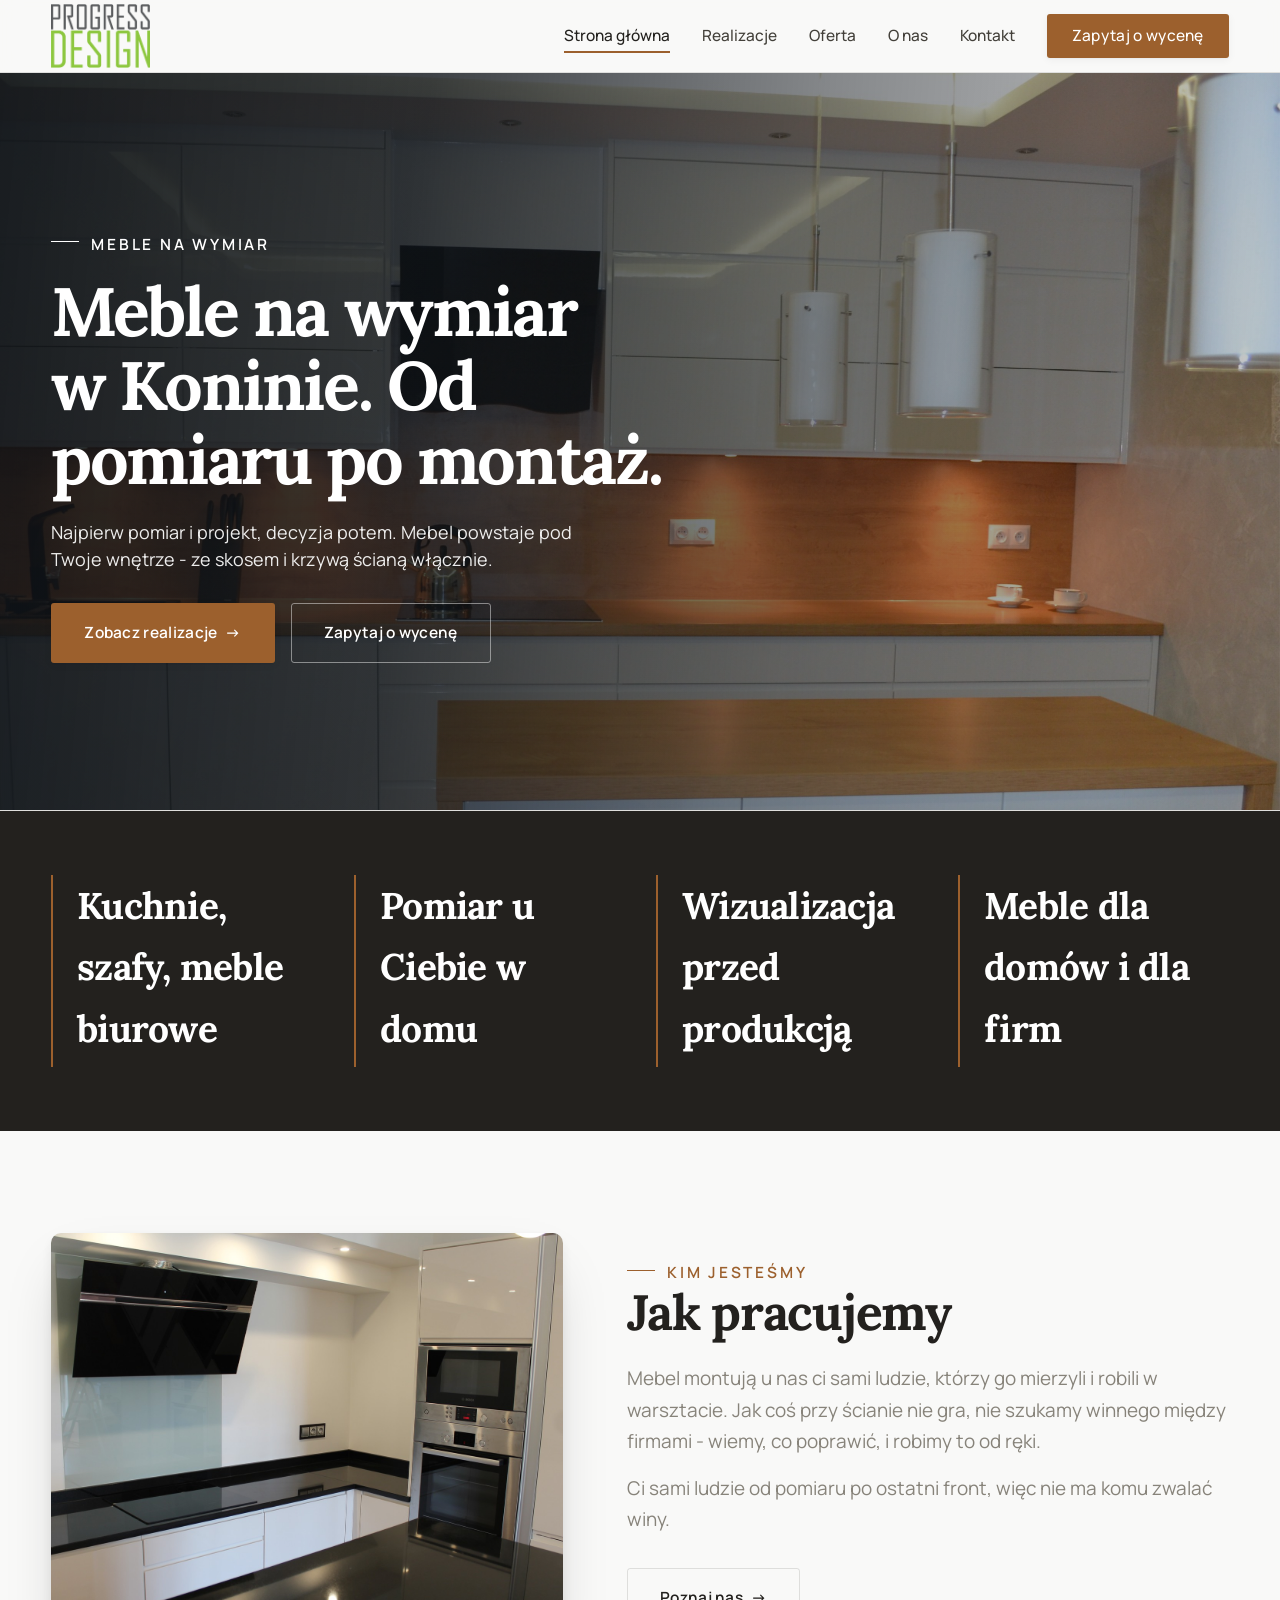
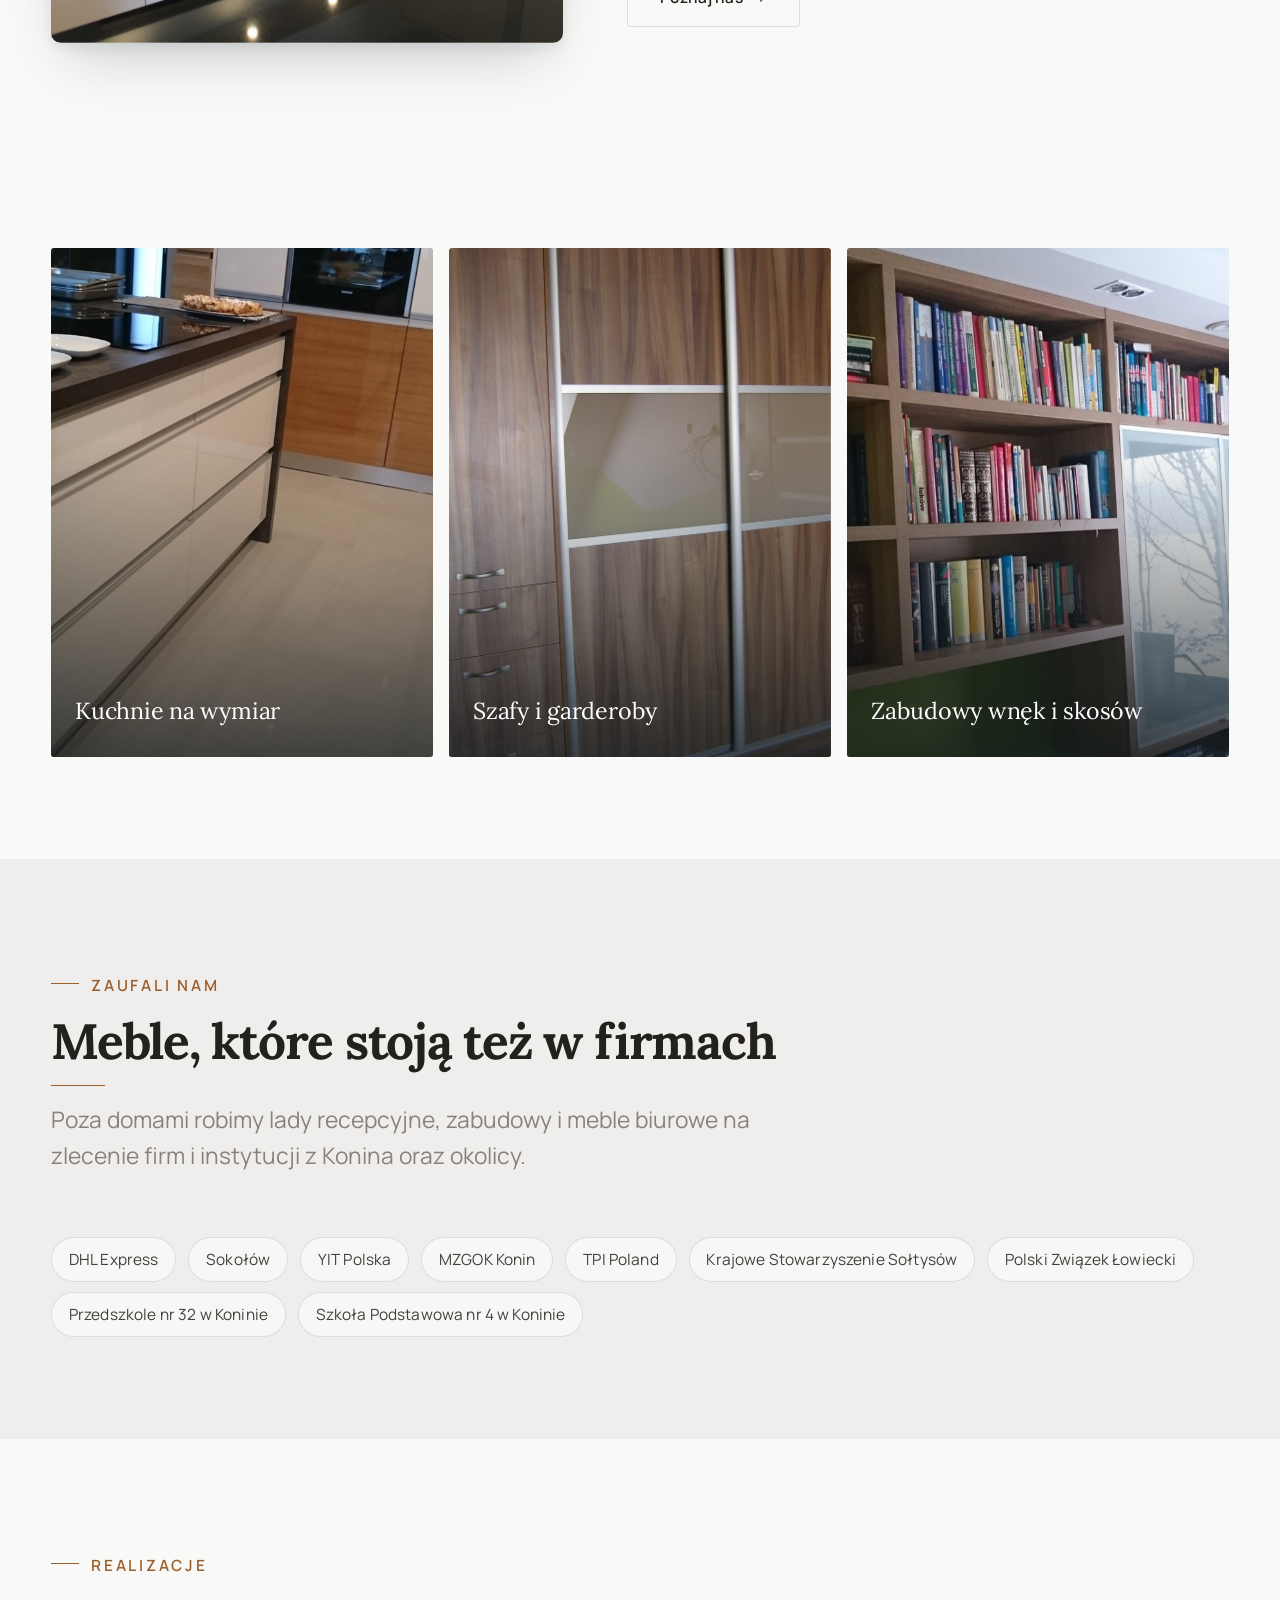
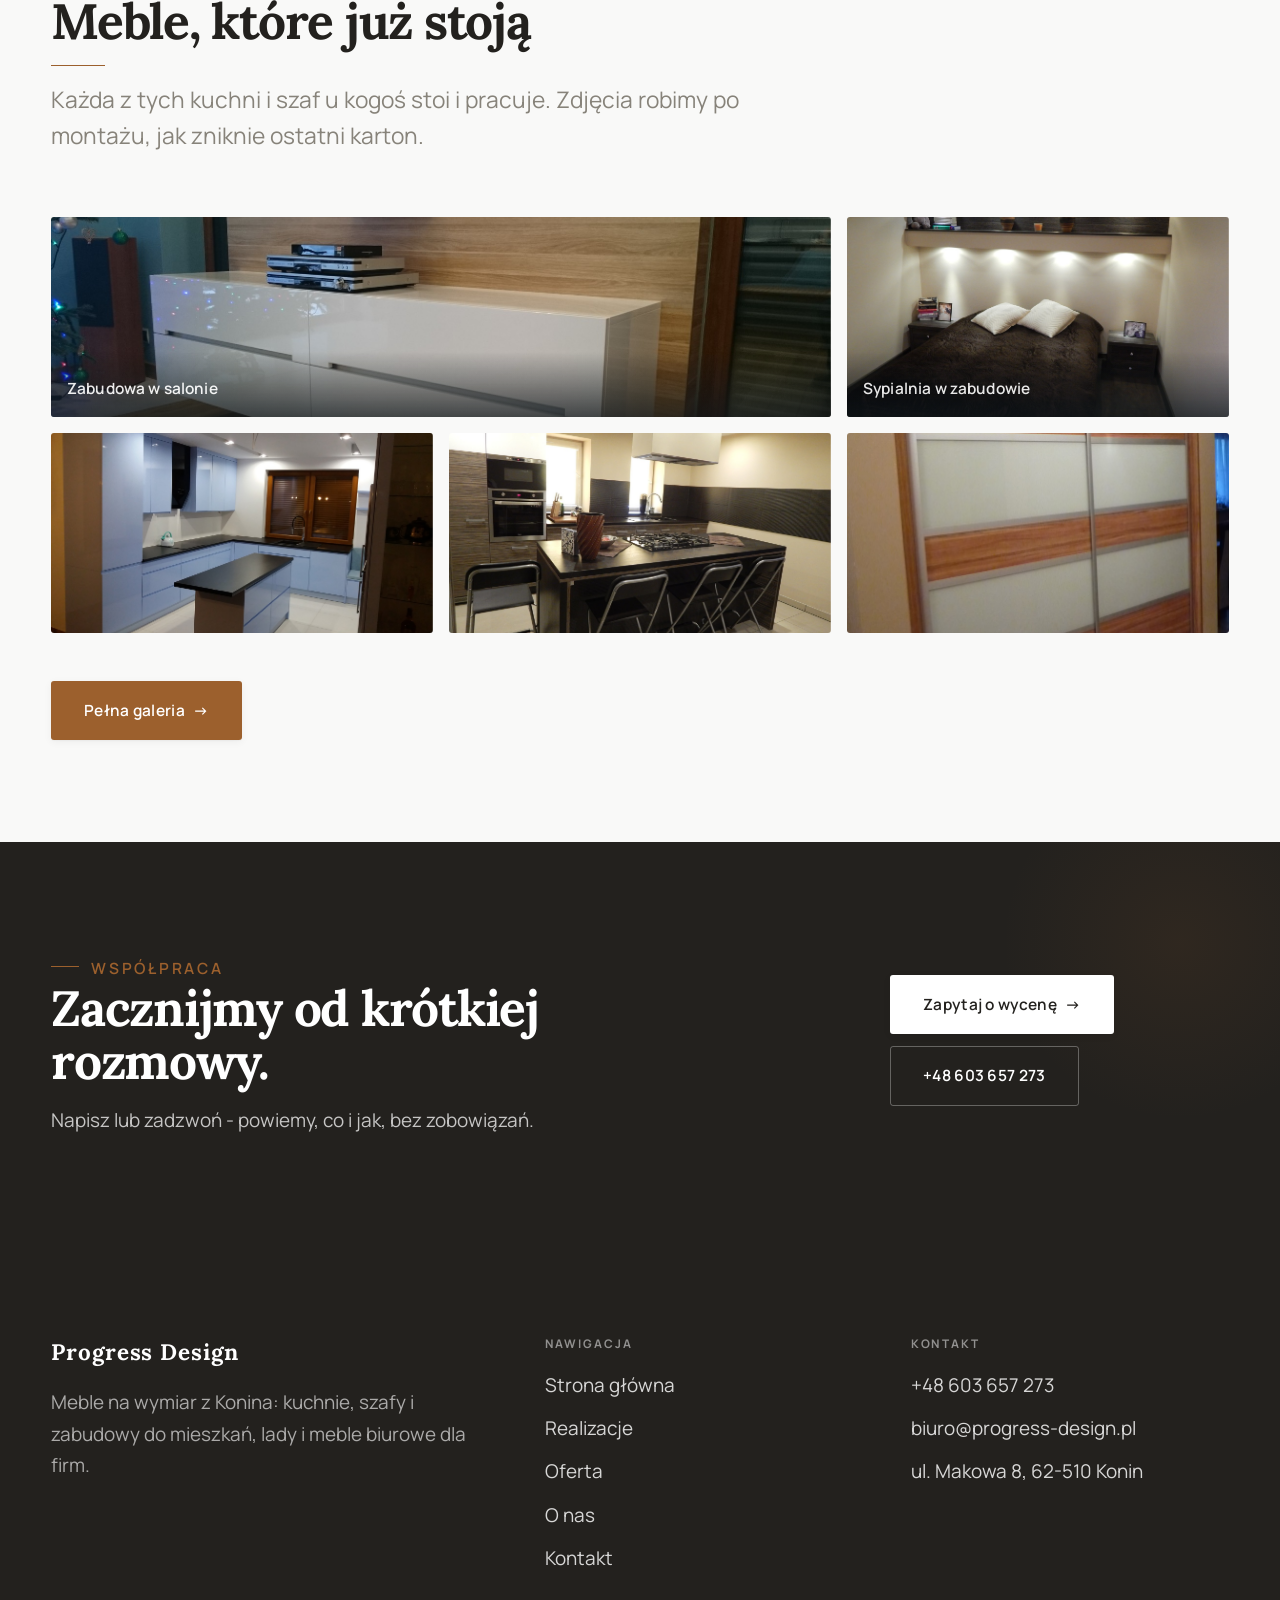
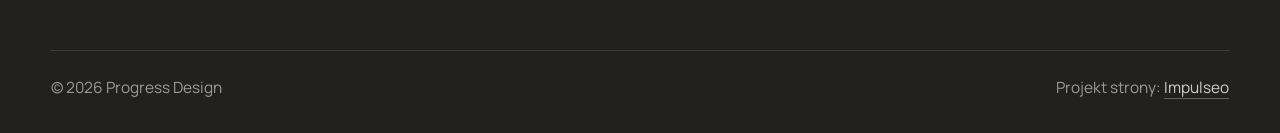
<file: index.html>
<!DOCTYPE html>
<html lang="pl">
<head>
<meta charset="UTF-8">
<meta name="viewport" content="width=device-width, initial-scale=1.0">
<title>Meble na wymiar Konin - kuchnie i szafy | Progress Design</title>
<meta name="description" content="Meble na wymiar w Koninie: kuchnie, szafy, zabudowy oraz meble biurowe i lady. Pomiar, projekt i montaż. Zadzwoń: +48 603 657 273.">
<link rel="preconnect" href="https://fonts.googleapis.com">
<link rel="preconnect" href="https://fonts.gstatic.com" crossorigin>
<link href="https://fonts.googleapis.com/css2?family=Lora:wght@500;600;700&family=Manrope:wght@400;500;600&display=swap" rel="stylesheet">
<link rel="stylesheet" href="assets/styles.css">
</head>
<body>

<header class="nav">
  <div class="wrap nav-inner">
    <a class="brand brand-has-logo" href="index.html"><img class="brand-logo" src="img/logo.png" alt="Progress Design"></a>
    <nav class="nav-links">
      <a href="index.html" class="active">Strona główna</a>
      <a href="realizacje.html">Realizacje</a>
      <a href="oferta.html">Oferta</a>
      <a href="o-nas.html">O nas</a>
      <a href="kontakt.html">Kontakt</a>
      <a href="kontakt.html" class="btn btn-accent">Zapytaj o wycenę</a>
    </nav>
    <button class="nav-toggle" aria-label="Menu"><span></span><span></span><span></span></button>
  </div>
</header>

<section class="hero-cine">
  <img src="img/hero.jpg" fetchpriority="high" alt="Progress Design - Meble na wymiar w Koninie. Od pomiaru po montaż. ">
  <div class="wrap">
    <div class="hero-copy">
      <span class="eyebrow">Meble na wymiar</span>
      <h1>Meble na wymiar w Koninie. Od pomiaru po montaż. </h1>
      <p class="lead">Najpierw pomiar i projekt, decyzja potem. Mebel powstaje pod Twoje wnętrze - ze skosem i krzywą ścianą włącznie.</p>
      <div class="hero-actions">
        <a href="realizacje.html" class="btn btn-accent">Zobacz realizacje <span class="arr">→</span></a>
        <a href="kontakt.html" class="btn btn-ghost" style="color:#fff;border-color:rgba(255,255,255,.45)">Zapytaj o wycenę</a>
      </div>
    </div>
  </div>
</section>
<section class="strip" style="padding-block:0">
  <div class="wrap">
    <div class="item reveal"><div class="k">Kuchnie, szafy, meble biurowe</div><div class="v"></div></div>
    <div class="item reveal"><div class="k">Pomiar u Ciebie w domu</div><div class="v"></div></div>
    <div class="item reveal"><div class="k">Wizualizacja przed produkcją</div><div class="v"></div></div>
    <div class="item reveal"><div class="k">Meble dla domów i dla firm</div><div class="v"></div></div>
  </div>
</section>
<section>
  <div class="wrap split">
    <div class="split-art reveal"><img src="img/g1.jpg" alt="Progress Design - realizacja" loading="lazy"></div>
    <div class="split-copy reveal">
      <span class="eyebrow">Kim jesteśmy</span>
      <h2>Jak pracujemy</h2>
      <p class="muted">Mebel montują u nas ci sami ludzie, którzy go mierzyli i robili w warsztacie. Jak coś przy ścianie nie gra, nie szukamy winnego między firmami - wiemy, co poprawić, i robimy to od ręki.</p>
      <p class="muted">Ci sami ludzie od pomiaru po ostatni front, więc nie ma komu zwalać winy.</p>
      <a href="o-nas.html" class="btn btn-ghost">Poznaj nas <span class="arr">→</span></a>
    </div>
  </div>
</section>
<section class="gateways-band">
  <div class="wrap">
    <div class="gateways">
      <a href="oferta.html" class="gateway reveal"><img src="img/g2.jpg" alt="Kuchnie na wymiar" loading="lazy"><span class="g-ttl">Kuchnie na wymiar</span></a>
      <a href="oferta.html" class="gateway reveal"><img src="img/g3.jpg" alt="Szafy i garderoby" loading="lazy"><span class="g-ttl">Szafy i garderoby</span></a>
      <a href="oferta.html" class="gateway reveal"><img src="img/g4.jpg" alt="Zabudowy wnęk i skosów" loading="lazy"><span class="g-ttl">Zabudowy wnęk i skosów</span></a>
    </div>
  </div>
</section>
<section class="trust">
  <div class="wrap">
    <div class="head reveal">
      <span class="eyebrow">Zaufali nam</span>
      <h2>Meble, które stoją też w firmach</h2>
      <p>Poza domami robimy lady recepcyjne, zabudowy i meble biurowe na zlecenie firm i instytucji z Konina oraz okolicy.</p>
    </div>
    <div class="reveal logos-row">
      <span class="lg">DHL Express</span>
      <span class="lg">Sokołów</span>
      <span class="lg">YIT Polska</span>
      <span class="lg">MZGOK Konin</span>
      <span class="lg">TPI Poland</span>
      <span class="lg">Krajowe Stowarzyszenie Sołtysów</span>
      <span class="lg">Polski Związek Łowiecki</span>
      <span class="lg">Przedszkole nr 32 w Koninie</span>
      <span class="lg">Szkoła Podstawowa nr 4 w Koninie</span>
    </div>
  </div>
</section>
<section>
  <div class="wrap">
    <div class="head reveal">
      <span class="eyebrow">Realizacje</span>
      <h2>Meble, które już stoją</h2>
      <p>Każda z tych kuchni i szaf u kogoś stoi i pracuje. Zdjęcia robimy po montażu, jak zniknie ostatni karton.</p>
    </div>
    <div class="gallery">
      <div class="tile t-two3 reveal"><img src="img/g5.jpg" alt="Zabudowa w salonie" loading="lazy"><div class="cap">Zabudowa w salonie</div></div>
      <div class="tile t-third reveal"><img src="img/g6.jpg" alt="Sypialnia w zabudowie" loading="lazy"><div class="cap">Sypialnia w zabudowie</div></div>
      <div class="tile t-third reveal"><img src="img/g7.jpg" alt="Kuchnia z półwyspem" loading="lazy"></div>
      <div class="tile t-third reveal"><img src="img/g8.jpg" alt="Kuchnia z barkiem" loading="lazy"></div>
      <div class="tile t-third reveal"><img src="img/g9.jpg" alt="Szafa z drzwiami przesuwnymi" loading="lazy"></div>
    </div>
    <div style="margin-top:var(--space-7)" class="reveal"><a href="realizacje.html" class="btn btn-accent">Pełna galeria <span class="arr">→</span></a></div>
  </div>
</section>
<section class="cta">
  <div class="wrap">
    <div class="reveal">
      <span class="eyebrow">Współpraca</span>
      <h2>Zacznijmy od krótkiej rozmowy.</h2>
      <p>Napisz lub zadzwoń - powiemy, co i jak, bez zobowiązań.</p>
    </div>
    <div class="cta-actions reveal">
      <a href="kontakt.html" class="btn btn-light">Zapytaj o wycenę <span class="arr">→</span></a>
      <a href="tel:+48603657273" class="btn btn-ghost" style="color:#fff;border-color:rgba(255,255,255,.3)">+48 603 657 273</a>
    </div>
  </div>
</section>

<footer>
  <div class="wrap">
    <div class="foot-grid">
      <div class="foot-brand">
        <div class="name">Progress Design</div>
        <p>Meble na wymiar z Konina: kuchnie, szafy i zabudowy do mieszkań, lady i meble biurowe dla firm.</p>
      </div>
      <div class="foot-col">
        <h4>Nawigacja</h4>
        <a href="index.html">Strona główna</a>
        <a href="realizacje.html">Realizacje</a>
        <a href="oferta.html">Oferta</a>
        <a href="o-nas.html">O nas</a>
        <a href="kontakt.html">Kontakt</a>
      </div>
      <div class="foot-col">
        <h4>Kontakt</h4>
        <a href="tel:+48603657273">+48 603 657 273</a>
        <a href="mailto:biuro@progress-design.pl">biuro@progress-design.pl</a>
        <p>ul. Makowa 8, 62-510 Konin</p>
      </div>
    </div>
    <div class="foot-bot">
      <span>© 2026 Progress Design</span>
      <span>Projekt strony: <a class="foot-credit" href="https://impulseo.pl" target="_blank" rel="noopener">Impulseo</a></span>
    </div>
  </div>
</footer>


<script src="assets/main.js"></script>
</body>
</html>
</file>
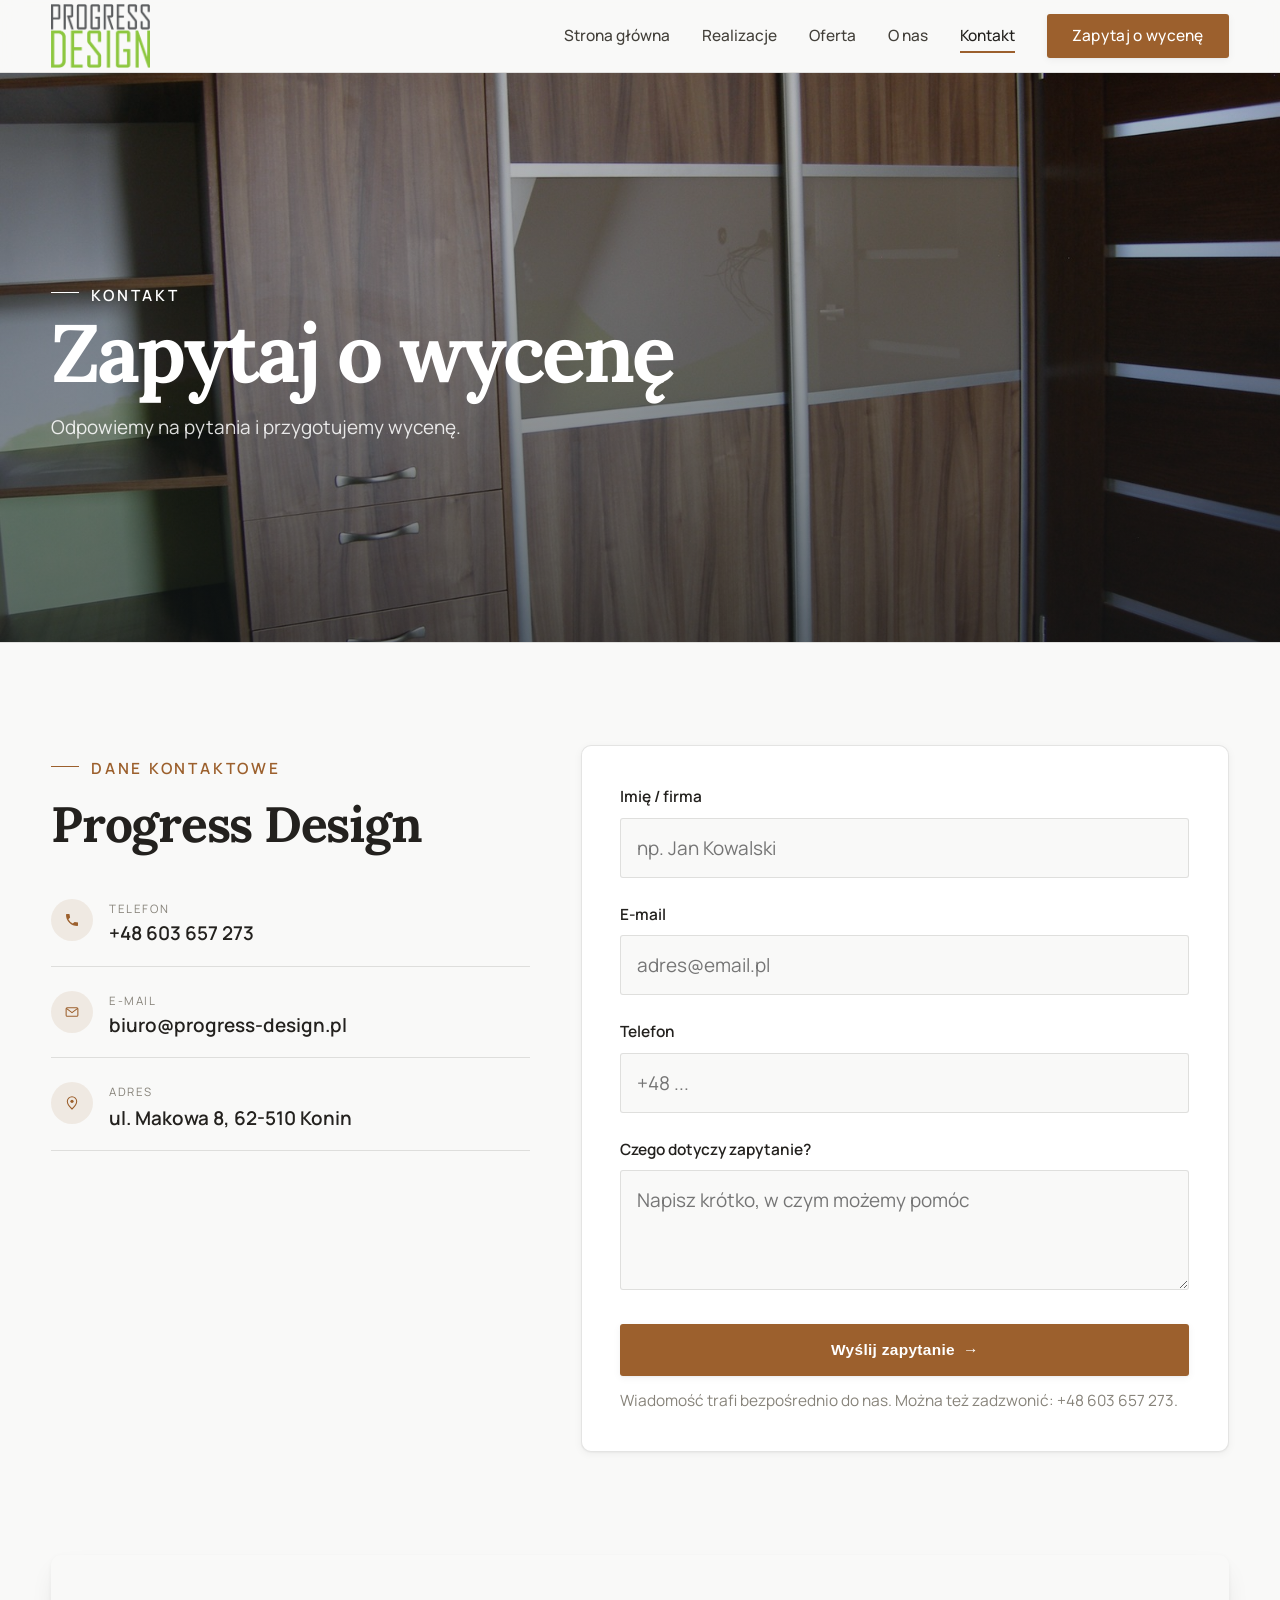
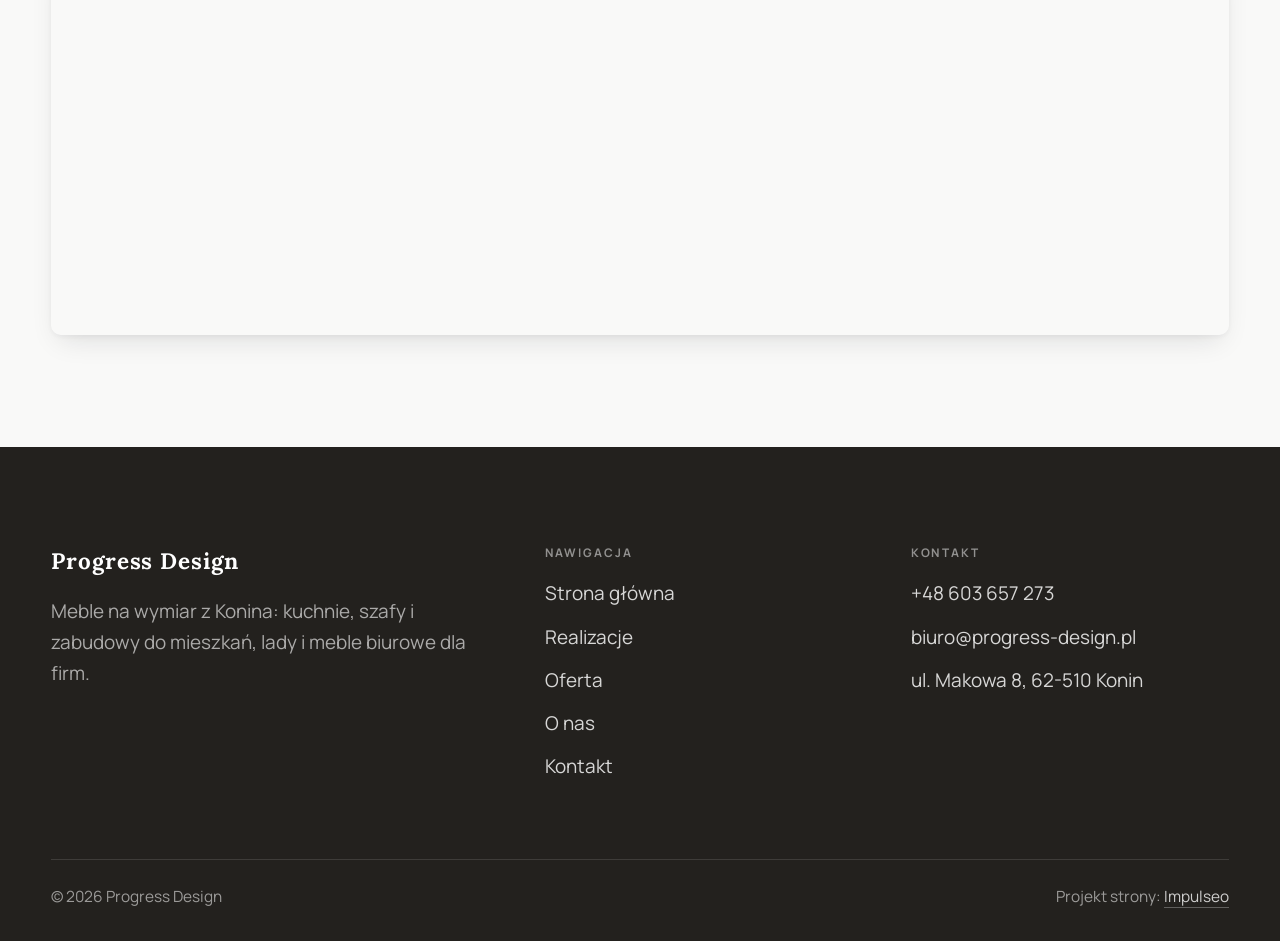
<file: kontakt.html>
<!DOCTYPE html>
<html lang="pl">
<head>
<meta charset="UTF-8">
<meta name="viewport" content="width=device-width, initial-scale=1.0">
<title>Kontakt - Progress Design</title>
<meta name="description" content="Kontakt Progress Design - ul. Makowa 8, 62-510 Konin">
<link rel="preconnect" href="https://fonts.googleapis.com">
<link rel="preconnect" href="https://fonts.gstatic.com" crossorigin>
<link href="https://fonts.googleapis.com/css2?family=Lora:wght@500;600;700&family=Manrope:wght@400;500;600&display=swap" rel="stylesheet">
<link rel="stylesheet" href="assets/styles.css">
</head>
<body>

<header class="nav">
  <div class="wrap nav-inner">
    <a class="brand brand-has-logo" href="index.html"><img class="brand-logo" src="img/logo.png" alt="Progress Design"></a>
    <nav class="nav-links">
      <a href="index.html">Strona główna</a>
      <a href="realizacje.html">Realizacje</a>
      <a href="oferta.html">Oferta</a>
      <a href="o-nas.html">O nas</a>
      <a href="kontakt.html" class="active">Kontakt</a>
      <a href="kontakt.html" class="btn btn-accent">Zapytaj o wycenę</a>
    </nav>
    <button class="nav-toggle" aria-label="Menu"><span></span><span></span><span></span></button>
  </div>
</header>

<section class="pagehead">
  <img src="img/g3.jpg" alt="Progress Design - Zapytaj o wycenę">
  <div class="wrap">
    <span class="eyebrow">Kontakt</span>
    <h1>Zapytaj o wycenę</h1>
    <p>Odpowiemy na pytania i przygotujemy wycenę.</p>
  </div>
</section>
<section>
  <div class="wrap contact-grid">
    <div class="reveal">
      <span class="eyebrow">Dane kontaktowe</span>
      <h2 style="margin:var(--space-4) 0 var(--space-6)">Progress Design</h2>
      <div class="info-list">
        <div class="info-row"><div class="ic"><svg class="ico-tel" width="16" height="16" viewBox="0 0 24 24" fill="none" aria-hidden="true"><path d="M6.6 10.8a15.5 15.5 0 0 0 6.6 6.6l2.2-2.2a1 1 0 0 1 1-.24 11.4 11.4 0 0 0 3.6.58 1 1 0 0 1 1 1V20a1 1 0 0 1-1 1A17 17 0 0 1 3 4a1 1 0 0 1 1-1h3.5a1 1 0 0 1 1 1c0 1.25.2 2.46.58 3.6a1 1 0 0 1-.25 1l-2.23 2.2Z" fill="currentColor"/></svg></div><div><div class="lbl">Telefon</div><a class="val" href="tel:+48603657273">+48 603 657 273</a></div></div>
        <div class="info-row"><div class="ic"><svg class="ico-mail" width="16" height="16" viewBox="0 0 24 24" fill="none" aria-hidden="true"><rect x="3.2" y="5.5" width="17.6" height="13" rx="1.6" stroke="currentColor" stroke-width="1.6"/><path d="M4 7l8 6 8-6" stroke="currentColor" stroke-width="1.6" stroke-linecap="round" stroke-linejoin="round"/></svg></div><div><div class="lbl">E-mail</div><a class="val" href="mailto:biuro@progress-design.pl">biuro@progress-design.pl</a></div></div>
        <div class="info-row"><div class="ic"><svg class="ico-pin" width="16" height="16" viewBox="0 0 24 24" fill="none" aria-hidden="true"><path d="M12 21s7-6.1 7-11.5A7 7 0 0 0 5 9.5C5 14.9 12 21 12 21Z" stroke="currentColor" stroke-width="1.6" fill="none"/><circle cx="12" cy="9.5" r="2.4" fill="currentColor"/></svg></div><div><div class="lbl">Adres</div><div class="val">ul. Makowa 8, 62-510 Konin</div></div></div>
      </div>
    </div>
    <div class="reveal">
      <form class="form" action="https://formsubmit.co/biuro@progress-design.pl" method="POST">
        <input type="hidden" name="_subject" value="Zapytanie ze strony Progress Design">
        <input type="hidden" name="_captcha" value="false">
        <input type="hidden" name="_template" value="table">
        <div class="fld"><label for="name">Imię / firma</label><input id="name" name="name" type="text" placeholder="np. Jan Kowalski" required></div>
        <div class="fld"><label for="email">E-mail</label><input id="email" name="email" type="email" placeholder="adres@email.pl" required></div>
        <div class="fld"><label for="phone">Telefon</label><input id="phone" name="phone" type="tel" placeholder="+48 ..."></div>
        <div class="fld"><label for="msg">Czego dotyczy zapytanie?</label><textarea id="msg" name="message" placeholder="Napisz krótko, w czym możemy pomóc" required></textarea></div>
        <button type="submit" class="btn btn-accent" style="width:100%;justify-content:center">Wyślij zapytanie <span class="arr">→</span></button>
        <p class="note">Wiadomość trafi bezpośrednio do nas. Można też zadzwonić: +48 603 657 273.</p>
      </form>
    </div>
  </div>
</section>
<section style="padding-top:0">
  <div class="wrap reveal">
    <iframe class="map" title="Progress Design - Konin" src="https://maps.google.com/maps?q=Progress%20Design%20Konin&z=15&output=embed" loading="lazy" referrerpolicy="no-referrer-when-downgrade"></iframe>
  </div>
</section>

<footer>
  <div class="wrap">
    <div class="foot-grid">
      <div class="foot-brand">
        <div class="name">Progress Design</div>
        <p>Meble na wymiar z Konina: kuchnie, szafy i zabudowy do mieszkań, lady i meble biurowe dla firm.</p>
      </div>
      <div class="foot-col">
        <h4>Nawigacja</h4>
        <a href="index.html">Strona główna</a>
        <a href="realizacje.html">Realizacje</a>
        <a href="oferta.html">Oferta</a>
        <a href="o-nas.html">O nas</a>
        <a href="kontakt.html">Kontakt</a>
      </div>
      <div class="foot-col">
        <h4>Kontakt</h4>
        <a href="tel:+48603657273">+48 603 657 273</a>
        <a href="mailto:biuro@progress-design.pl">biuro@progress-design.pl</a>
        <p>ul. Makowa 8, 62-510 Konin</p>
      </div>
    </div>
    <div class="foot-bot">
      <span>© 2026 Progress Design</span>
      <span>Projekt strony: <a class="foot-credit" href="https://impulseo.pl" target="_blank" rel="noopener">Impulseo</a></span>
    </div>
  </div>
</footer>


<script src="assets/main.js"></script>
</body>
</html>
</file>
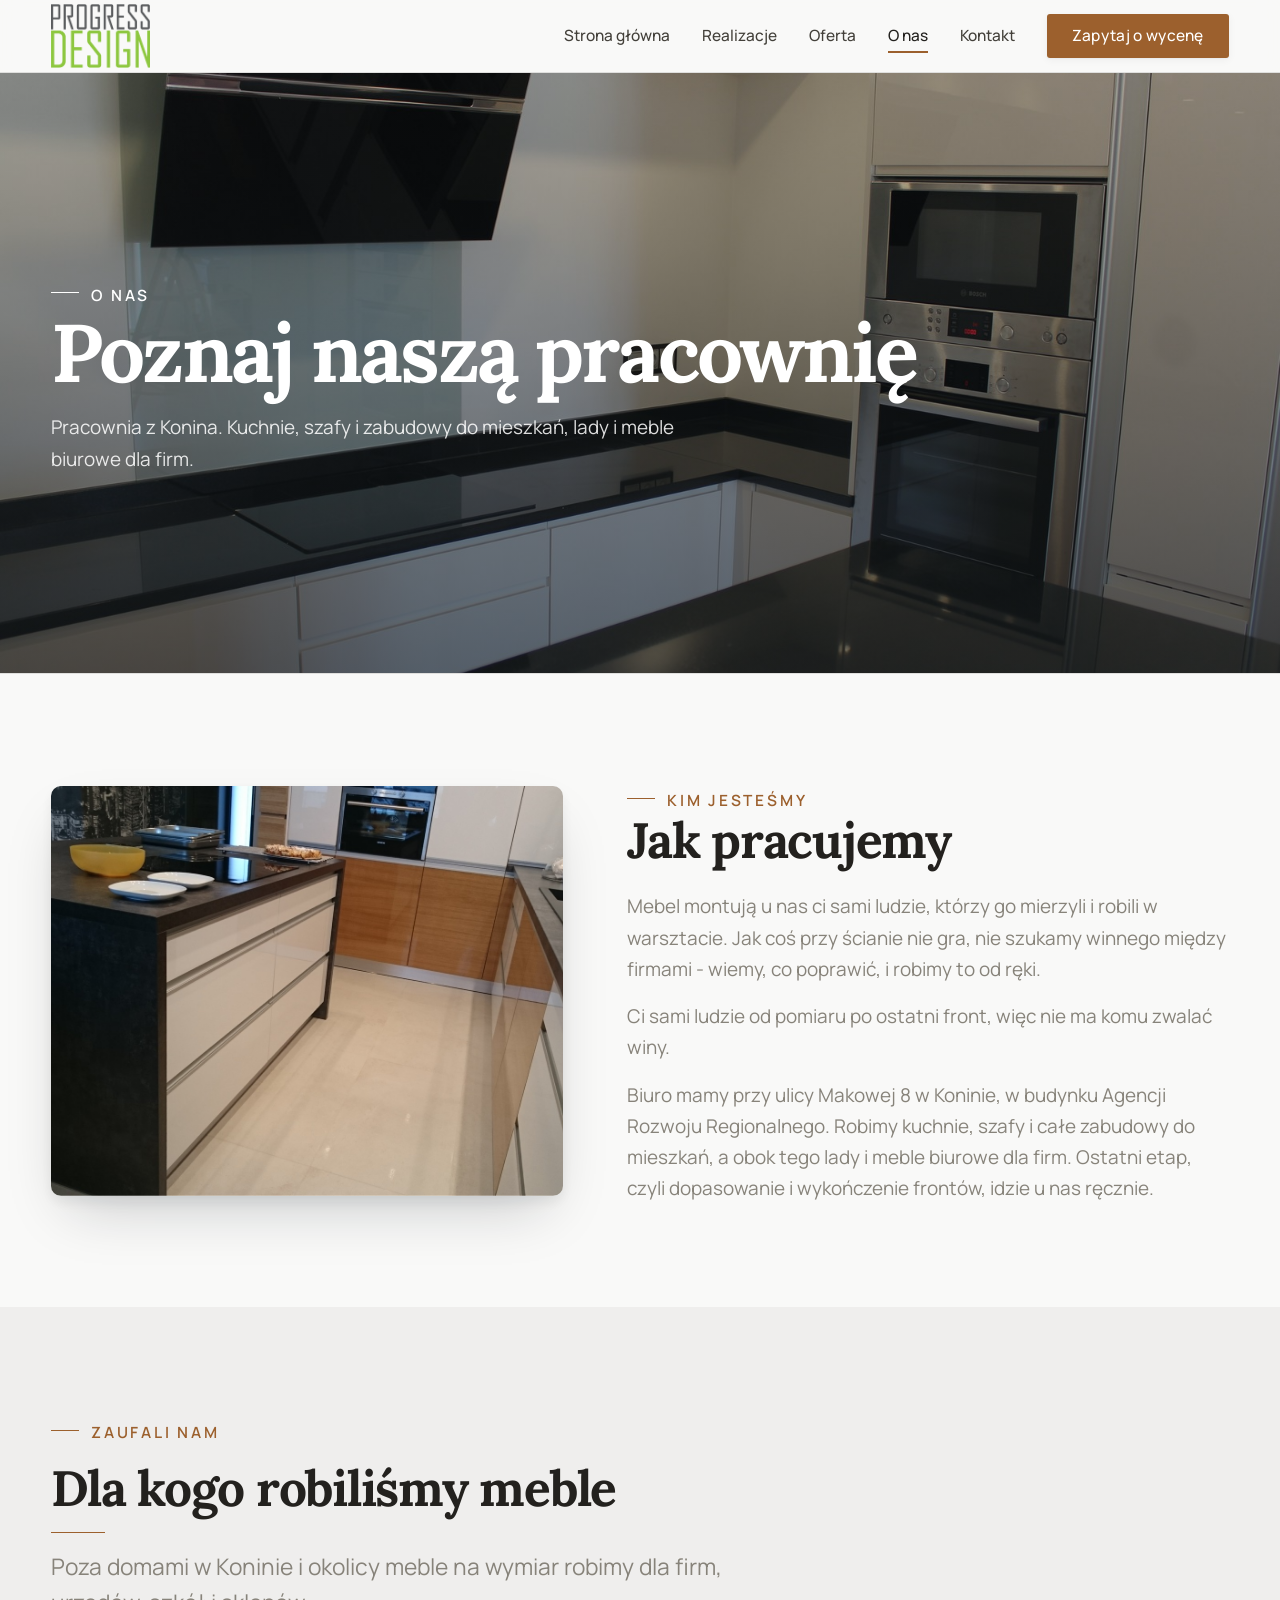
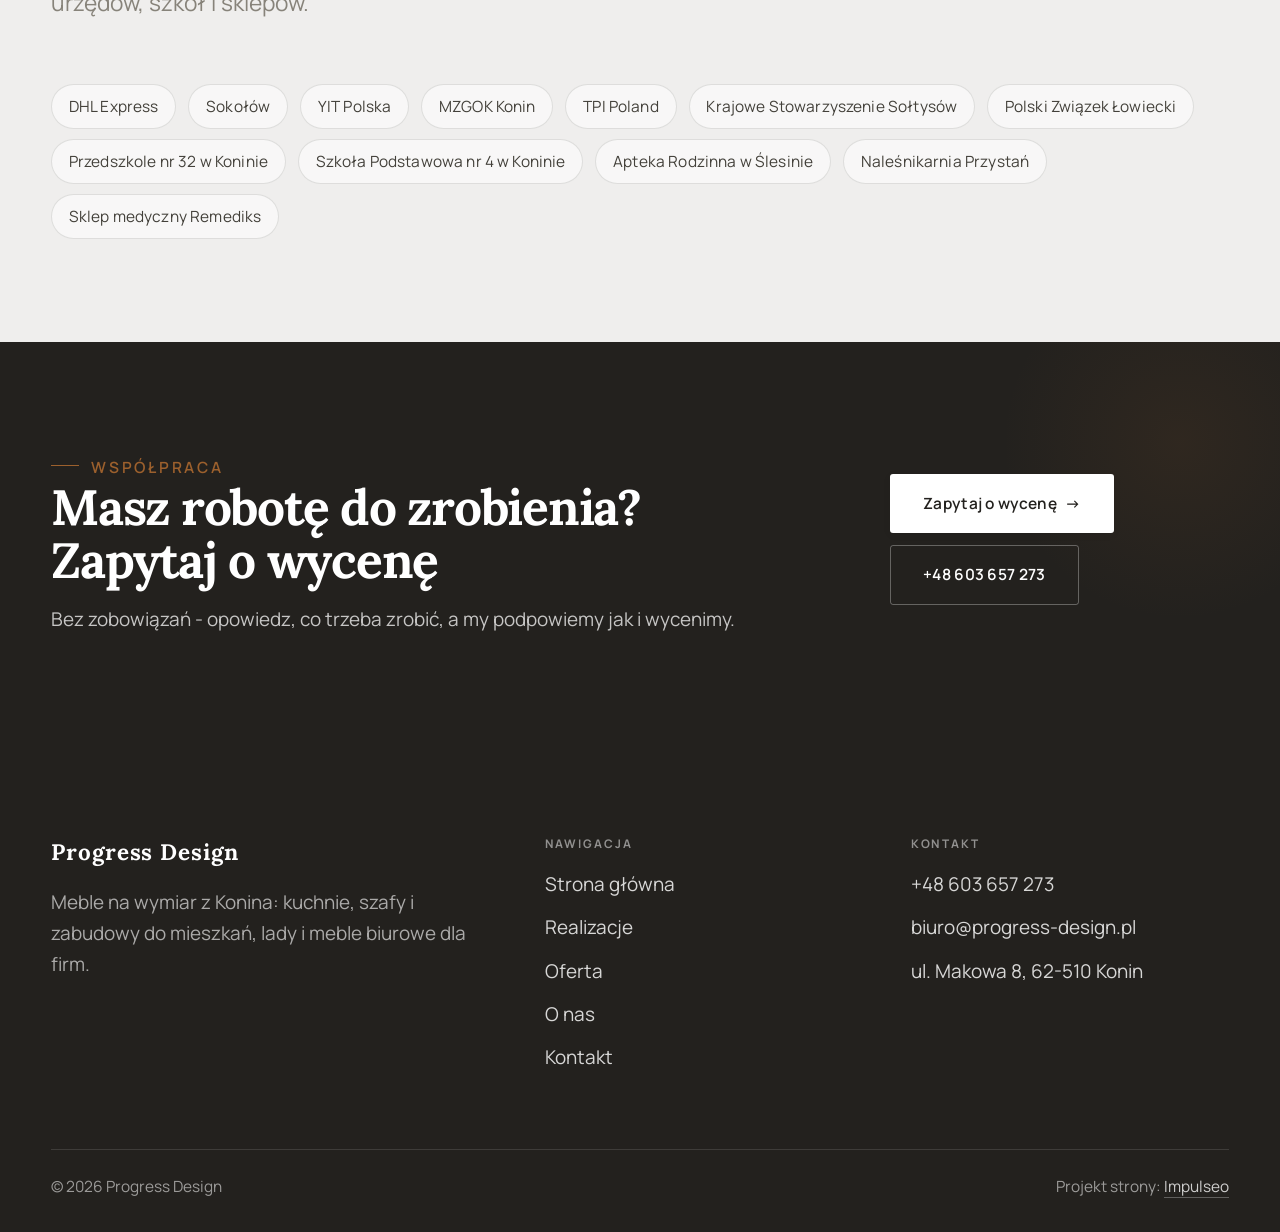
<file: o-nas.html>
<!DOCTYPE html>
<html lang="pl">
<head>
<meta charset="UTF-8">
<meta name="viewport" content="width=device-width, initial-scale=1.0">
<title>O nas - Progress Design</title>
<meta name="description" content="Meble na wymiar w Koninie: kuchnie, szafy, zabudowy oraz meble biurowe i lady. Pomiar, projekt i montaż. Zadzwoń: +48 603 657 273.">
<link rel="preconnect" href="https://fonts.googleapis.com">
<link rel="preconnect" href="https://fonts.gstatic.com" crossorigin>
<link href="https://fonts.googleapis.com/css2?family=Lora:wght@500;600;700&family=Manrope:wght@400;500;600&display=swap" rel="stylesheet">
<link rel="stylesheet" href="assets/styles.css">
</head>
<body>

<header class="nav">
  <div class="wrap nav-inner">
    <a class="brand brand-has-logo" href="index.html"><img class="brand-logo" src="img/logo.png" alt="Progress Design"></a>
    <nav class="nav-links">
      <a href="index.html">Strona główna</a>
      <a href="realizacje.html">Realizacje</a>
      <a href="oferta.html">Oferta</a>
      <a href="o-nas.html" class="active">O nas</a>
      <a href="kontakt.html">Kontakt</a>
      <a href="kontakt.html" class="btn btn-accent">Zapytaj o wycenę</a>
    </nav>
    <button class="nav-toggle" aria-label="Menu"><span></span><span></span><span></span></button>
  </div>
</header>

<section class="pagehead">
  <img src="img/g1.jpg" alt="Progress Design - Poznaj naszą pracownię">
  <div class="wrap">
    <span class="eyebrow">O nas</span>
    <h1>Poznaj naszą pracownię</h1>
    <p>Pracownia z Konina. Kuchnie, szafy i zabudowy do mieszkań, lady i meble biurowe dla firm.</p>
  </div>
</section>
<section>
  <div class="wrap split">
    <div class="split-art reveal"><img src="img/g2.jpg" alt="Progress Design" loading="lazy"></div>
    <div class="split-copy reveal">
      <span class="eyebrow">Kim jesteśmy</span>
      <h2>Jak pracujemy</h2>
      <p class="muted">Mebel montują u nas ci sami ludzie, którzy go mierzyli i robili w warsztacie. Jak coś przy ścianie nie gra, nie szukamy winnego między firmami - wiemy, co poprawić, i robimy to od ręki.</p>
      <p class="muted">Ci sami ludzie od pomiaru po ostatni front, więc nie ma komu zwalać winy.</p>
      <p class="muted">Biuro mamy przy ulicy Makowej 8 w Koninie, w budynku Agencji Rozwoju Regionalnego. Robimy kuchnie, szafy i całe zabudowy do mieszkań, a obok tego lady i meble biurowe dla firm. Ostatni etap, czyli dopasowanie i wykończenie frontów, idzie u nas ręcznie.</p>
    </div>
  </div>
</section>
<section class="trust">
  <div class="wrap">
    <div class="head reveal">
      <span class="eyebrow">Zaufali nam</span>
      <h2>Dla kogo robiliśmy meble</h2>
      <p>Poza domami w Koninie i okolicy meble na wymiar robimy dla firm, urzędów, szkół i sklepów.</p>
    </div>
    <div class="reveal logos-row">
      <span class="lg">DHL Express</span>
      <span class="lg">Sokołów</span>
      <span class="lg">YIT Polska</span>
      <span class="lg">MZGOK Konin</span>
      <span class="lg">TPI Poland</span>
      <span class="lg">Krajowe Stowarzyszenie Sołtysów</span>
      <span class="lg">Polski Związek Łowiecki</span>
      <span class="lg">Przedszkole nr 32 w Koninie</span>
      <span class="lg">Szkoła Podstawowa nr 4 w Koninie</span>
      <span class="lg">Apteka Rodzinna w Ślesinie</span>
      <span class="lg">Naleśnikarnia Przystań</span>
      <span class="lg">Sklep medyczny Remediks</span>
    </div>
  </div>
</section>


<section class="cta">
  <div class="wrap">
    <div class="reveal">
      <span class="eyebrow">Współpraca</span>
      <h2>Masz robotę do zrobienia? Zapytaj o wycenę</h2>
      <p>Bez zobowiązań - opowiedz, co trzeba zrobić, a my podpowiemy jak i wycenimy.</p>
    </div>
    <div class="cta-actions reveal">
      <a href="kontakt.html" class="btn btn-light">Zapytaj o wycenę <span class="arr">→</span></a>
      <a href="tel:+48603657273" class="btn btn-ghost" style="color:#fff;border-color:rgba(255,255,255,.3)">+48 603 657 273</a>
    </div>
  </div>
</section>

<footer>
  <div class="wrap">
    <div class="foot-grid">
      <div class="foot-brand">
        <div class="name">Progress Design</div>
        <p>Meble na wymiar z Konina: kuchnie, szafy i zabudowy do mieszkań, lady i meble biurowe dla firm.</p>
      </div>
      <div class="foot-col">
        <h4>Nawigacja</h4>
        <a href="index.html">Strona główna</a>
        <a href="realizacje.html">Realizacje</a>
        <a href="oferta.html">Oferta</a>
        <a href="o-nas.html">O nas</a>
        <a href="kontakt.html">Kontakt</a>
      </div>
      <div class="foot-col">
        <h4>Kontakt</h4>
        <a href="tel:+48603657273">+48 603 657 273</a>
        <a href="mailto:biuro@progress-design.pl">biuro@progress-design.pl</a>
        <p>ul. Makowa 8, 62-510 Konin</p>
      </div>
    </div>
    <div class="foot-bot">
      <span>© 2026 Progress Design</span>
      <span>Projekt strony: <a class="foot-credit" href="https://impulseo.pl" target="_blank" rel="noopener">Impulseo</a></span>
    </div>
  </div>
</footer>


<script src="assets/main.js"></script>
</body>
</html>
</file>
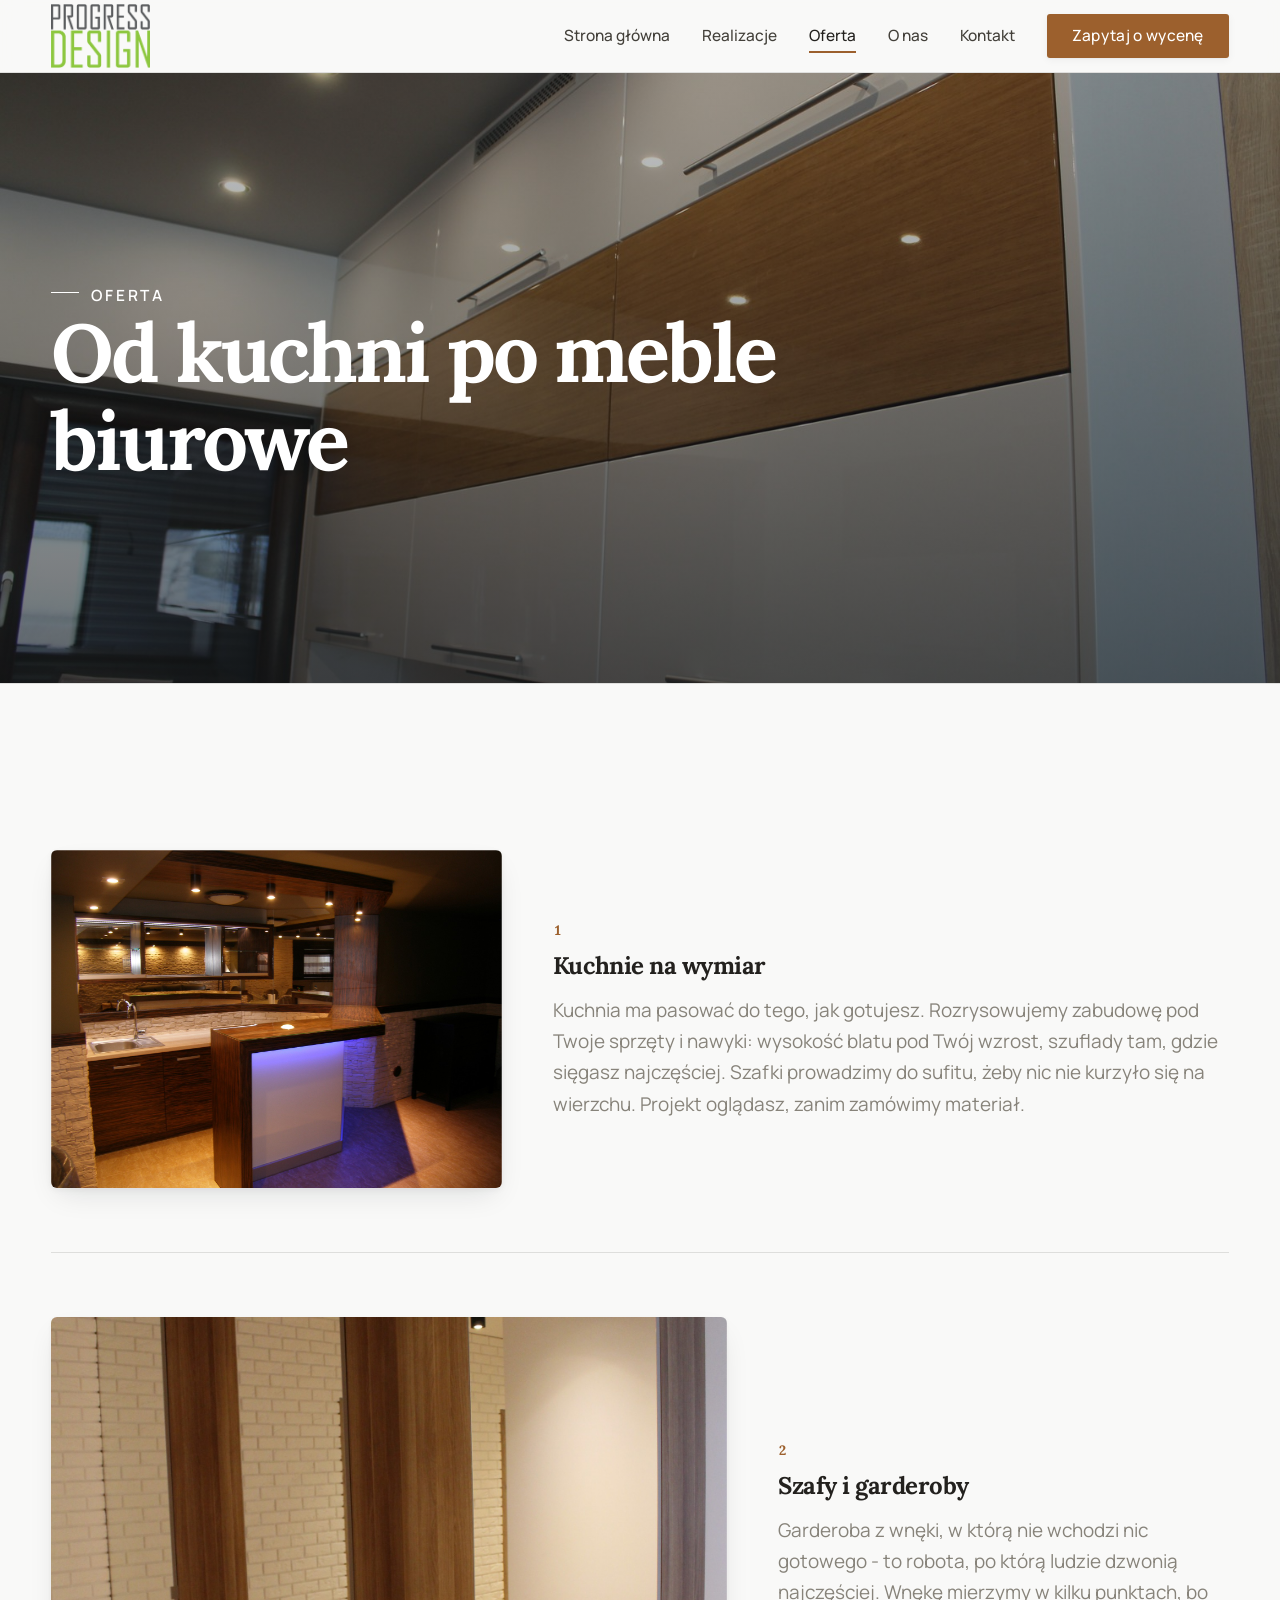
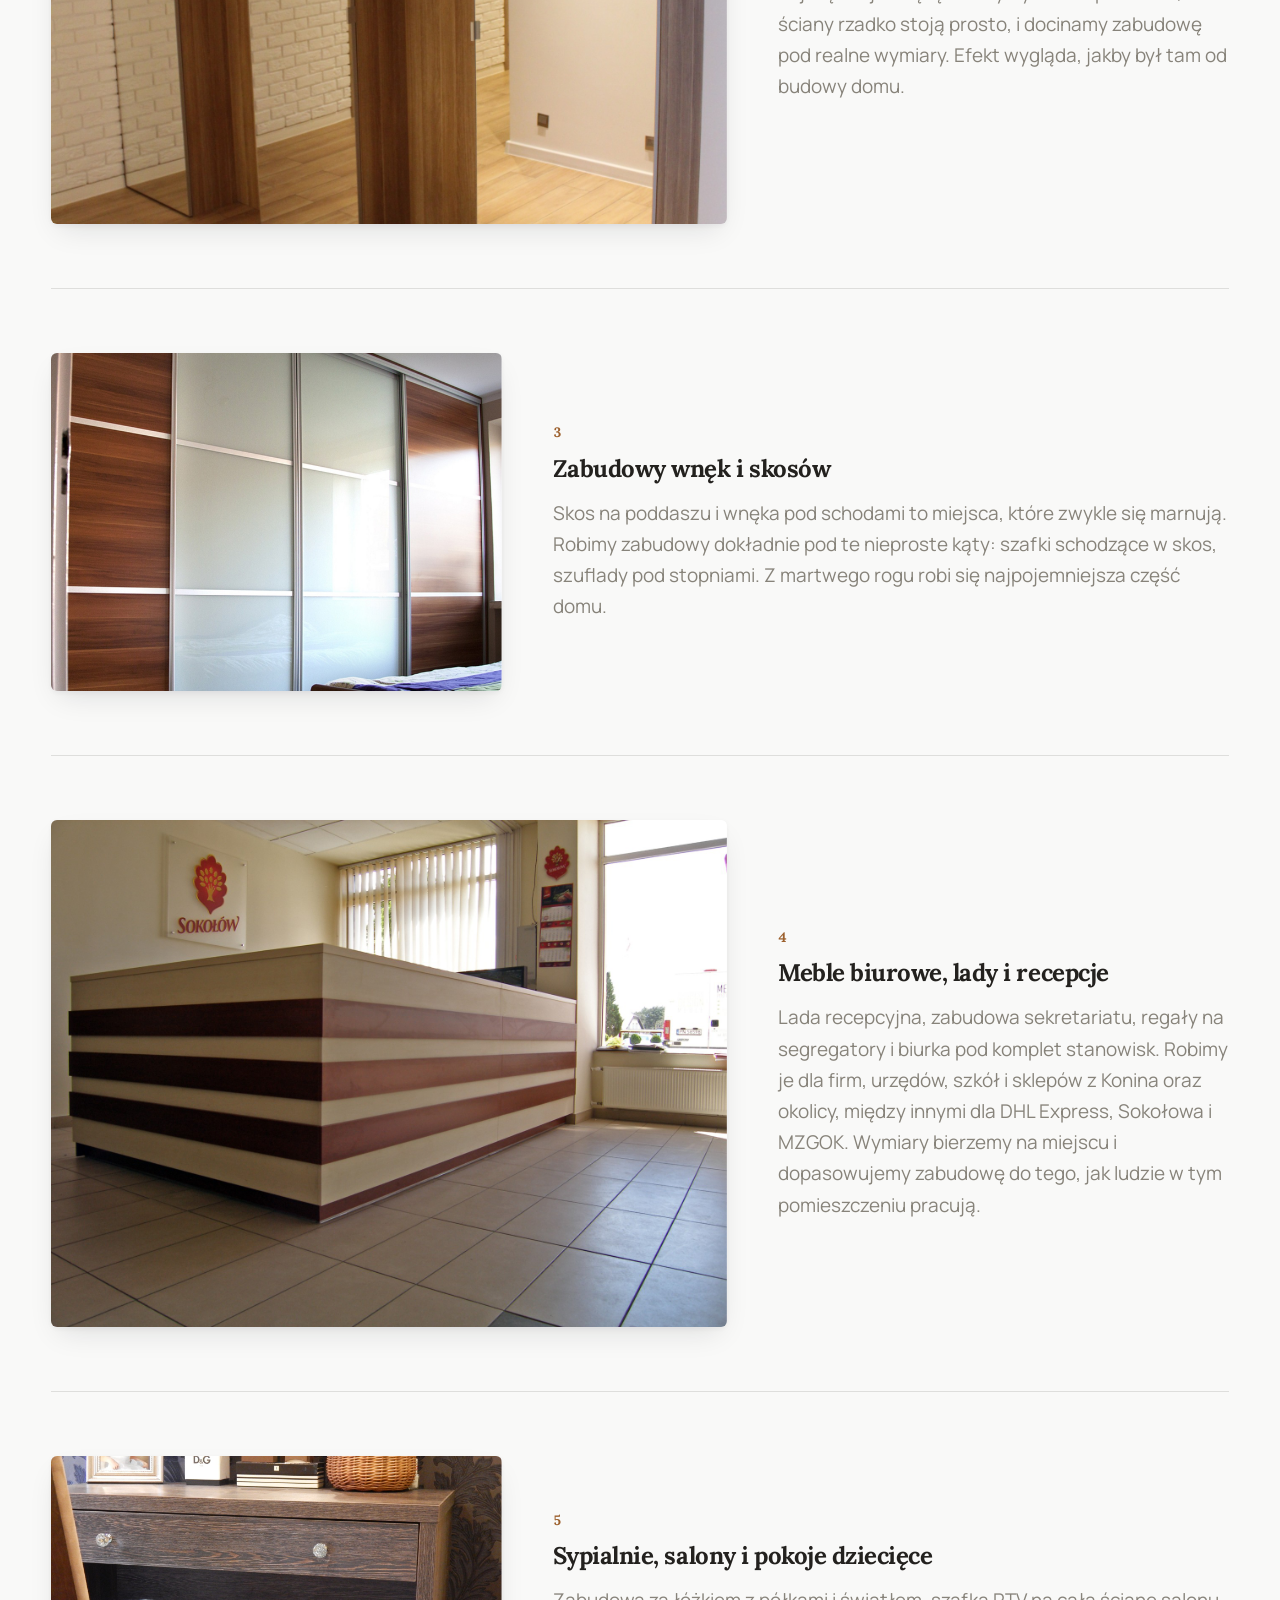
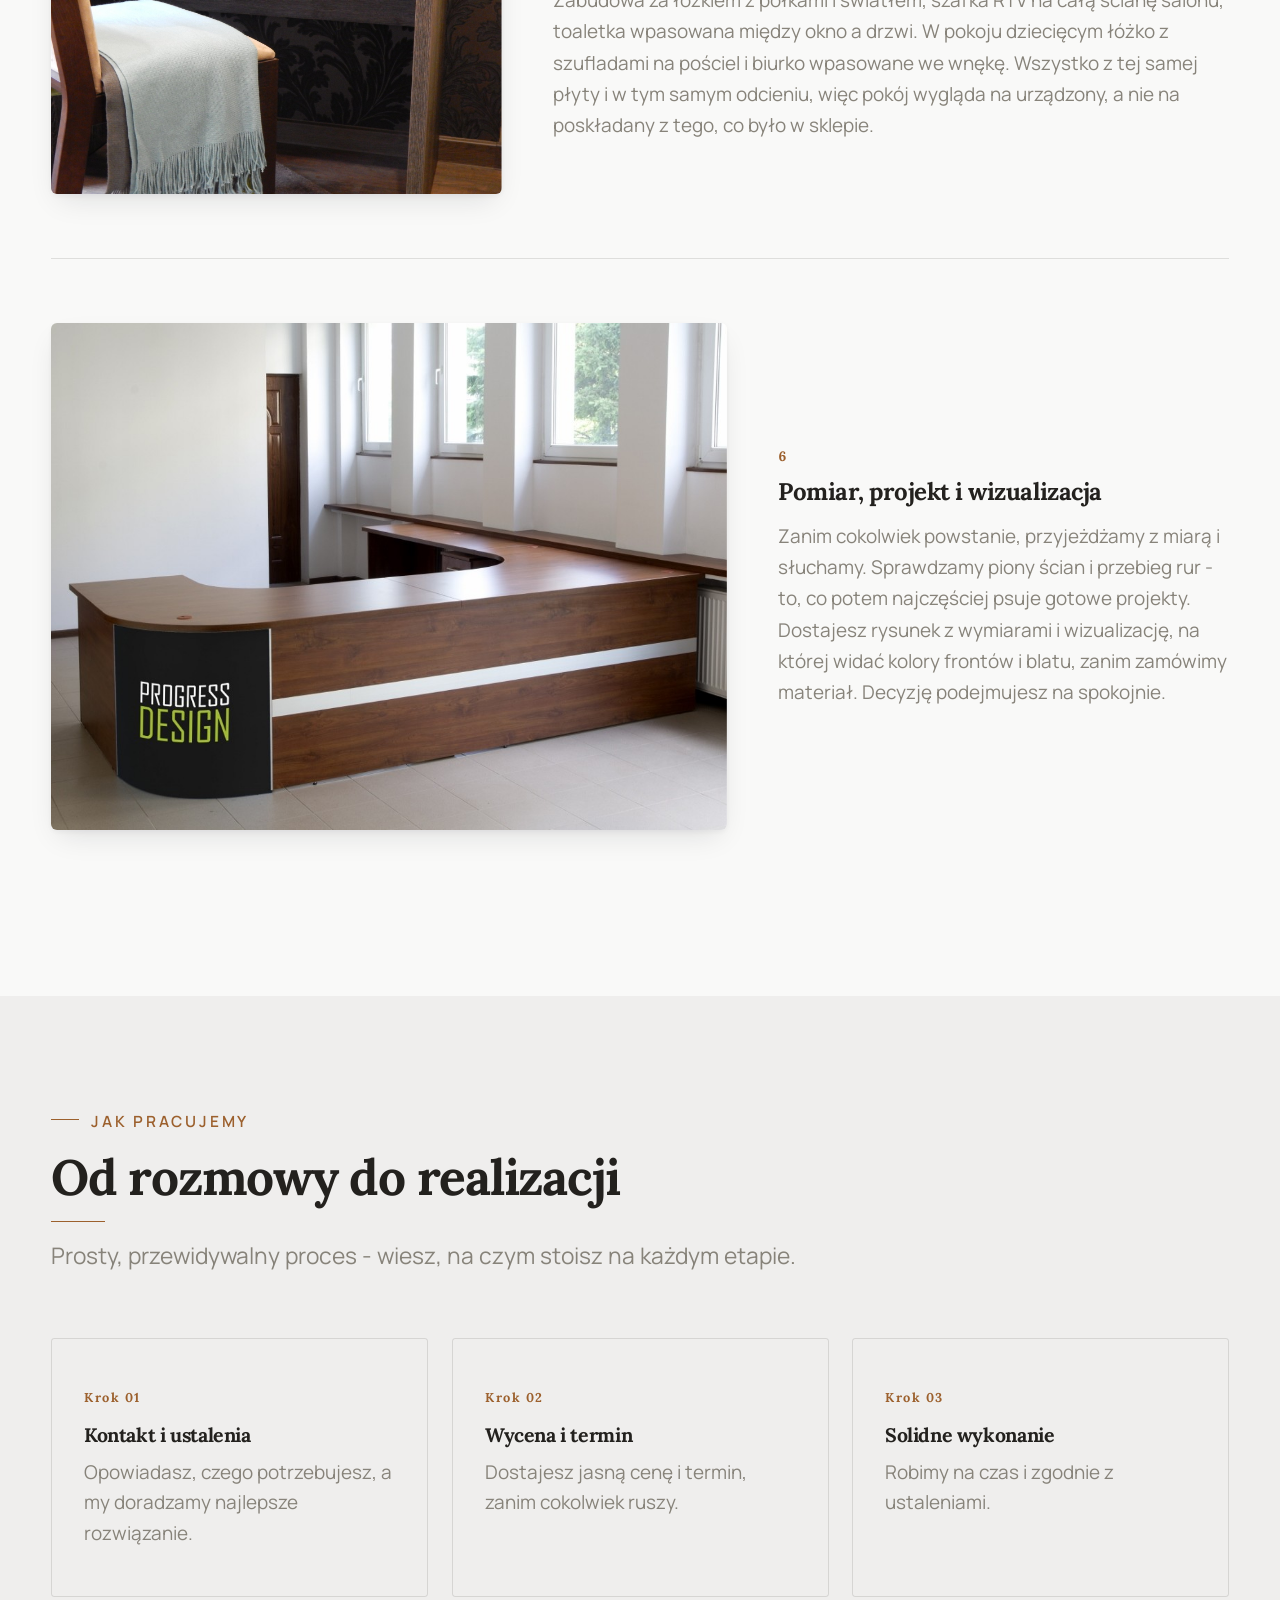
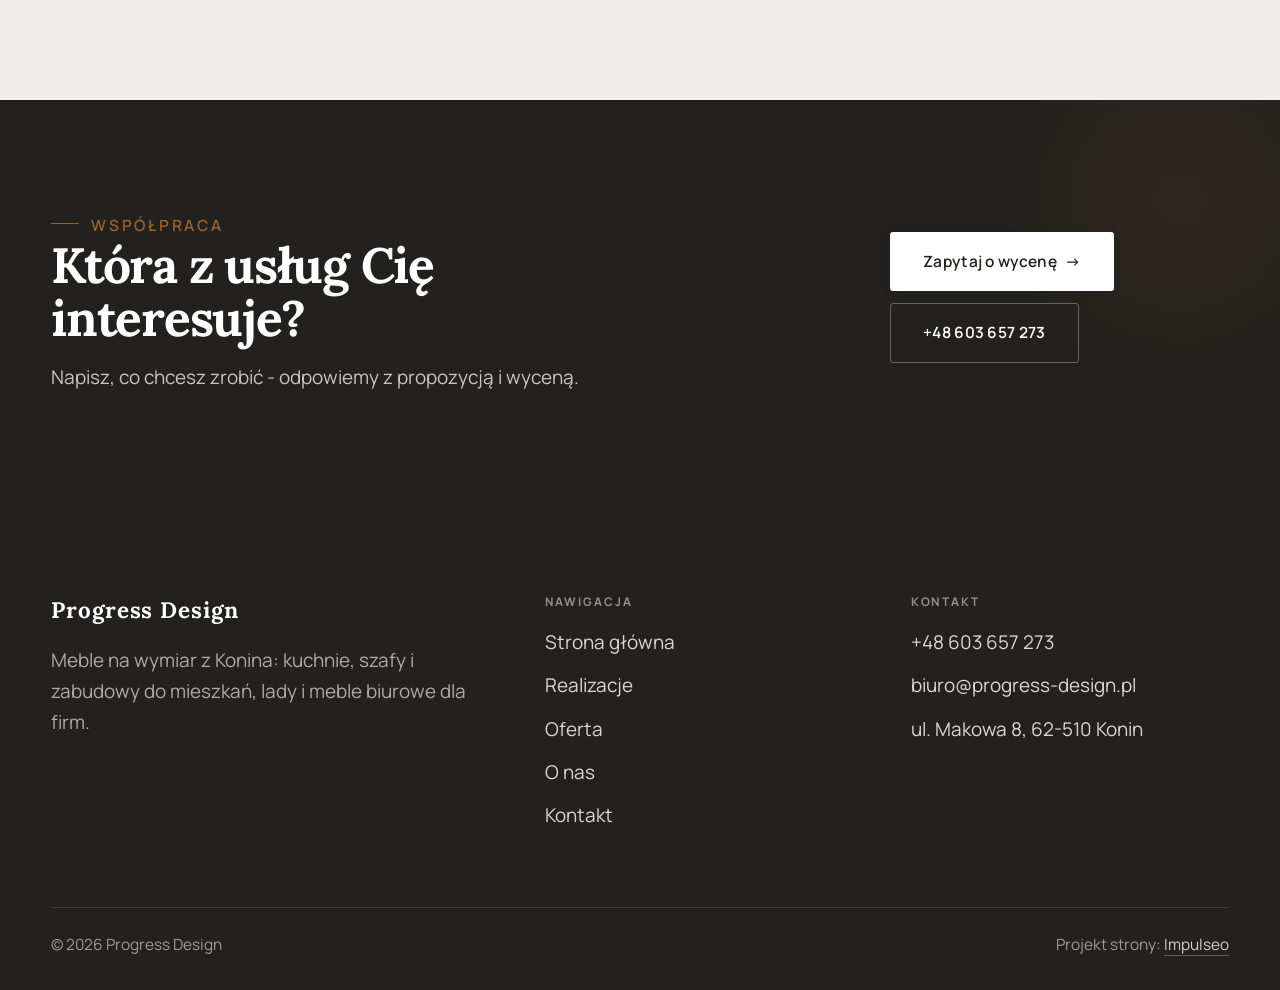
<file: oferta.html>
<!DOCTYPE html>
<html lang="pl">
<head>
<meta charset="UTF-8">
<meta name="viewport" content="width=device-width, initial-scale=1.0">
<title>Oferta - Progress Design</title>
<meta name="description" content="Meble na wymiar w Koninie: kuchnie, szafy, zabudowy oraz meble biurowe i lady. Pomiar, projekt i montaż. Zadzwoń: +48 603 657 273.">
<link rel="preconnect" href="https://fonts.googleapis.com">
<link rel="preconnect" href="https://fonts.gstatic.com" crossorigin>
<link href="https://fonts.googleapis.com/css2?family=Lora:wght@500;600;700&family=Manrope:wght@400;500;600&display=swap" rel="stylesheet">
<link rel="stylesheet" href="assets/styles.css">
</head>
<body>

<header class="nav">
  <div class="wrap nav-inner">
    <a class="brand brand-has-logo" href="index.html"><img class="brand-logo" src="img/logo.png" alt="Progress Design"></a>
    <nav class="nav-links">
      <a href="index.html">Strona główna</a>
      <a href="realizacje.html">Realizacje</a>
      <a href="oferta.html" class="active">Oferta</a>
      <a href="o-nas.html">O nas</a>
      <a href="kontakt.html">Kontakt</a>
      <a href="kontakt.html" class="btn btn-accent">Zapytaj o wycenę</a>
    </nav>
    <button class="nav-toggle" aria-label="Menu"><span></span><span></span><span></span></button>
  </div>
</header>

<section class="pagehead">
  <img src="img/about.jpg" alt="Progress Design - Od kuchni po meble biurowe">
  <div class="wrap">
    <span class="eyebrow">Oferta</span>
    <h1>Od kuchni po meble biurowe</h1>
  </div>
</section>
<section>
  <div class="wrap">
    <div class="svc-row reveal">
      <div class="svc-row-art"><img src="img/g11.jpg" alt="Kuchnie na wymiar" loading="lazy"></div>
      <div>
        <span class="num">01</span>
        <h3>Kuchnie na wymiar</h3>
        <p class="muted">Kuchnia ma pasować do tego, jak gotujesz. Rozrysowujemy zabudowę pod Twoje sprzęty i nawyki: wysokość blatu pod Twój wzrost, szuflady tam, gdzie sięgasz najczęściej. Szafki prowadzimy do sufitu, żeby nic nie kurzyło się na wierzchu. Projekt oglądasz, zanim zamówimy materiał.</p>
      </div>
    </div>
    <div class="svc-row rev reveal">
      <div class="svc-row-art"><img src="img/g12.jpg" alt="Szafy i garderoby" loading="lazy"></div>
      <div>
        <span class="num">02</span>
        <h3>Szafy i garderoby</h3>
        <p class="muted">Garderoba z wnęki, w którą nie wchodzi nic gotowego - to robota, po którą ludzie dzwonią najczęściej. Wnękę mierzymy w kilku punktach, bo ściany rzadko stoją prosto, i docinamy zabudowę pod realne wymiary. Efekt wygląda, jakby był tam od budowy domu.</p>
      </div>
    </div>
    <div class="svc-row reveal">
      <div class="svc-row-art"><img src="img/g13.jpg" alt="Zabudowy wnęk i skosów" loading="lazy"></div>
      <div>
        <span class="num">03</span>
        <h3>Zabudowy wnęk i skosów</h3>
        <p class="muted">Skos na poddaszu i wnęka pod schodami to miejsca, które zwykle się marnują. Robimy zabudowy dokładnie pod te nieproste kąty: szafki schodzące w skos, szuflady pod stopniami. Z martwego rogu robi się najpojemniejsza część domu.</p>
      </div>
    </div>
    <div class="svc-row rev reveal">
      <div class="svc-row-art"><img src="img/g14.jpg" alt="Meble biurowe, lady i recepcje" loading="lazy"></div>
      <div>
        <span class="num">04</span>
        <h3>Meble biurowe, lady i recepcje</h3>
        <p class="muted">Lada recepcyjna, zabudowa sekretariatu, regały na segregatory i biurka pod komplet stanowisk. Robimy je dla firm, urzędów, szkół i sklepów z Konina oraz okolicy, między innymi dla DHL Express, Sokołowa i MZGOK. Wymiary bierzemy na miejscu i dopasowujemy zabudowę do tego, jak ludzie w tym pomieszczeniu pracują.</p>
      </div>
    </div>
    <div class="svc-row reveal">
      <div class="svc-row-art"><img src="img/g15.jpg" alt="Sypialnie, salony i pokoje dziecięce" loading="lazy"></div>
      <div>
        <span class="num">05</span>
        <h3>Sypialnie, salony i pokoje dziecięce</h3>
        <p class="muted">Zabudowa za łóżkiem z półkami i światłem, szafka RTV na całą ścianę salonu, toaletka wpasowana między okno a drzwi. W pokoju dziecięcym łóżko z szufladami na pościel i biurko wpasowane we wnękę. Wszystko z tej samej płyty i w tym samym odcieniu, więc pokój wygląda na urządzony, a nie na poskładany z tego, co było w sklepie.</p>
      </div>
    </div>
    <div class="svc-row rev reveal">
      <div class="svc-row-art"><img src="img/g16.jpg" alt="Lada w biurze Progress Design" loading="lazy"></div>
      <div>
        <span class="num">06</span>
        <h3>Pomiar, projekt i wizualizacja</h3>
        <p class="muted">Zanim cokolwiek powstanie, przyjeżdżamy z miarą i słuchamy. Sprawdzamy piony ścian i przebieg rur - to, co potem najczęściej psuje gotowe projekty. Dostajesz rysunek z wymiarami i wizualizację, na której widać kolory frontów i blatu, zanim zamówimy materiał. Decyzję podejmujesz na spokojnie.</p>
      </div>
    </div>
  </div>
</section>
<section class="trust">
  <div class="wrap">
    <div class="head reveal">
      <span class="eyebrow">Jak pracujemy</span>
      <h2>Od rozmowy do realizacji</h2>
      <p>Prosty, przewidywalny proces - wiesz, na czym stoisz na każdym etapie.</p>
    </div>
    <div class="svc-grid">
      <div class="svc reveal"><div class="ic">Krok 01</div><h3>Kontakt i ustalenia</h3><p>Opowiadasz, czego potrzebujesz, a my doradzamy najlepsze rozwiązanie.</p></div>
      <div class="svc reveal"><div class="ic">Krok 02</div><h3>Wycena i termin</h3><p>Dostajesz jasną cenę i termin, zanim cokolwiek ruszy.</p></div>
      <div class="svc reveal"><div class="ic">Krok 03</div><h3>Solidne wykonanie</h3><p>Robimy na czas i zgodnie z ustaleniami.</p></div>
    </div>
  </div>
</section>
<section class="cta">
  <div class="wrap">
    <div class="reveal">
      <span class="eyebrow">Współpraca</span>
      <h2>Która z usług Cię interesuje?</h2>
      <p>Napisz, co chcesz zrobić - odpowiemy z propozycją i wyceną.</p>
    </div>
    <div class="cta-actions reveal">
      <a href="kontakt.html" class="btn btn-light">Zapytaj o wycenę <span class="arr">→</span></a>
      <a href="tel:+48603657273" class="btn btn-ghost" style="color:#fff;border-color:rgba(255,255,255,.3)">+48 603 657 273</a>
    </div>
  </div>
</section>

<footer>
  <div class="wrap">
    <div class="foot-grid">
      <div class="foot-brand">
        <div class="name">Progress Design</div>
        <p>Meble na wymiar z Konina: kuchnie, szafy i zabudowy do mieszkań, lady i meble biurowe dla firm.</p>
      </div>
      <div class="foot-col">
        <h4>Nawigacja</h4>
        <a href="index.html">Strona główna</a>
        <a href="realizacje.html">Realizacje</a>
        <a href="oferta.html">Oferta</a>
        <a href="o-nas.html">O nas</a>
        <a href="kontakt.html">Kontakt</a>
      </div>
      <div class="foot-col">
        <h4>Kontakt</h4>
        <a href="tel:+48603657273">+48 603 657 273</a>
        <a href="mailto:biuro@progress-design.pl">biuro@progress-design.pl</a>
        <p>ul. Makowa 8, 62-510 Konin</p>
      </div>
    </div>
    <div class="foot-bot">
      <span>© 2026 Progress Design</span>
      <span>Projekt strony: <a class="foot-credit" href="https://impulseo.pl" target="_blank" rel="noopener">Impulseo</a></span>
    </div>
  </div>
</footer>


<script src="assets/main.js"></script>
</body>
</html>
</file>
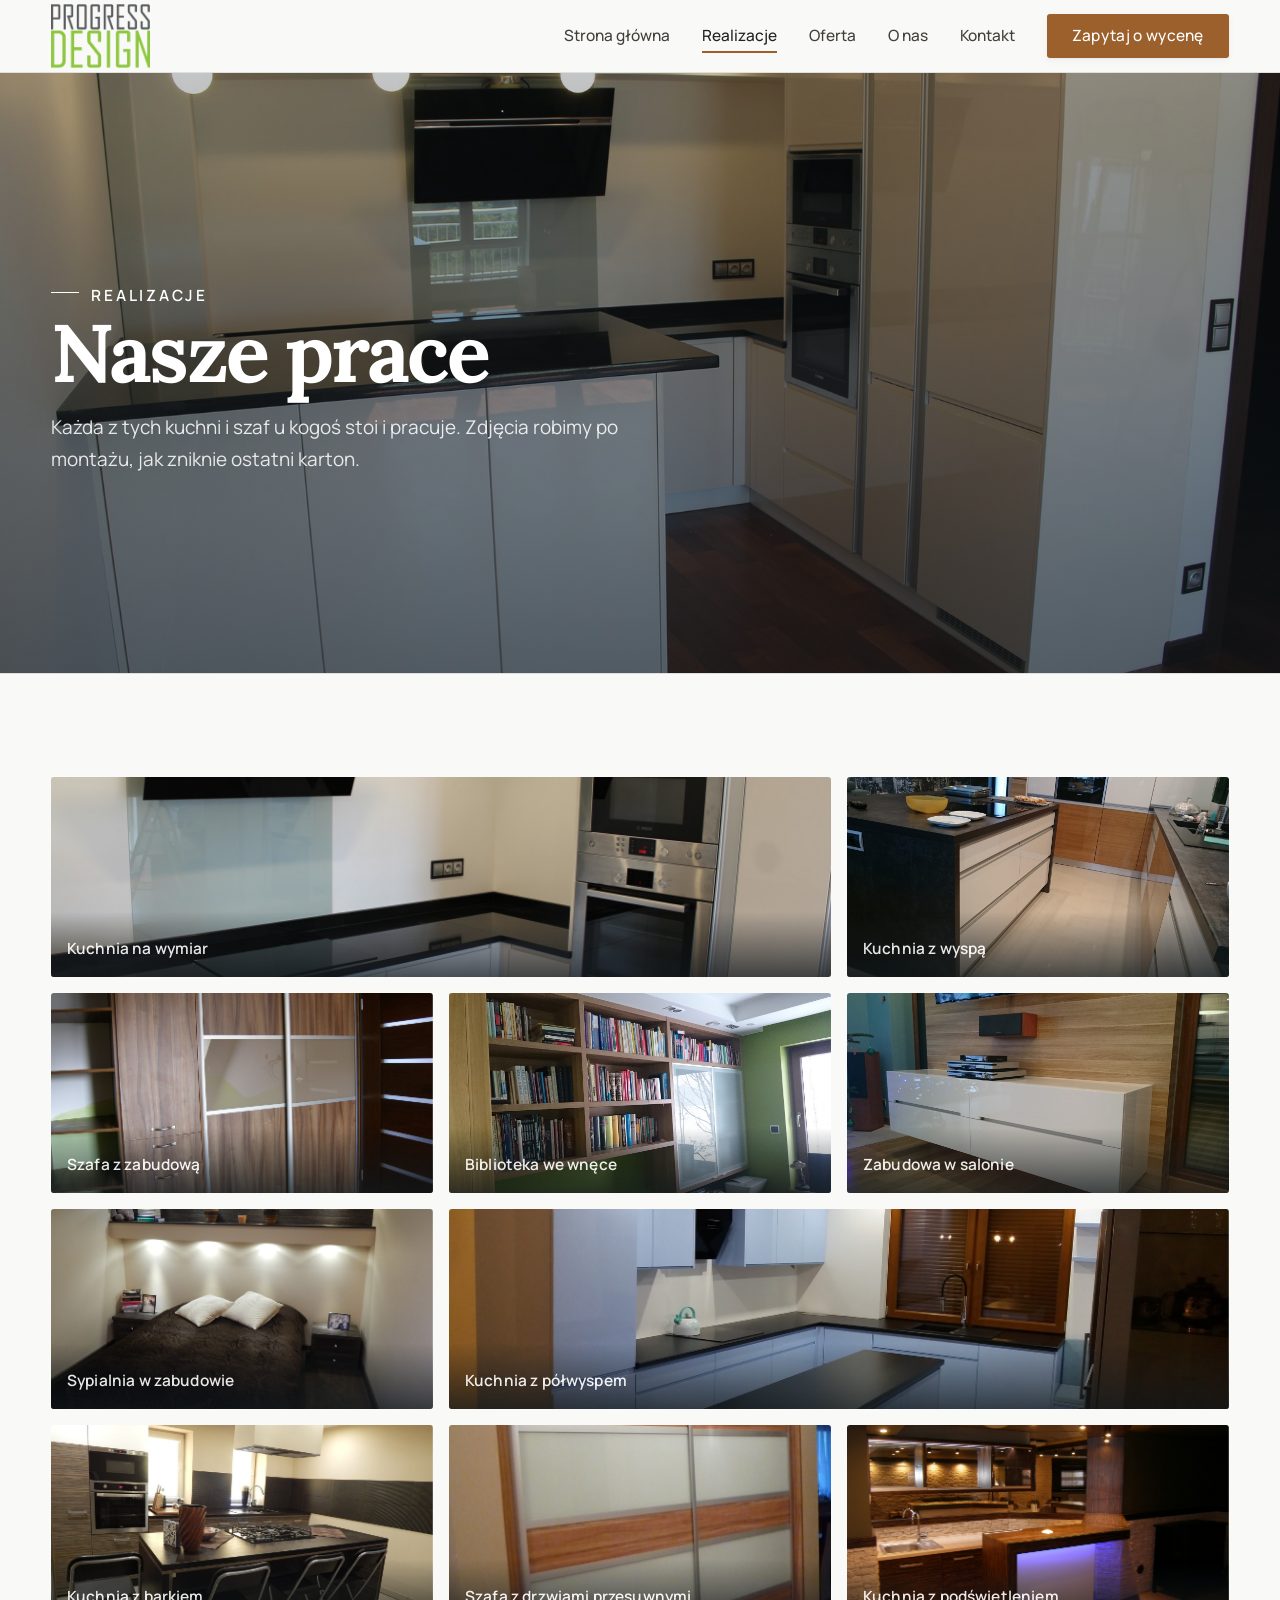
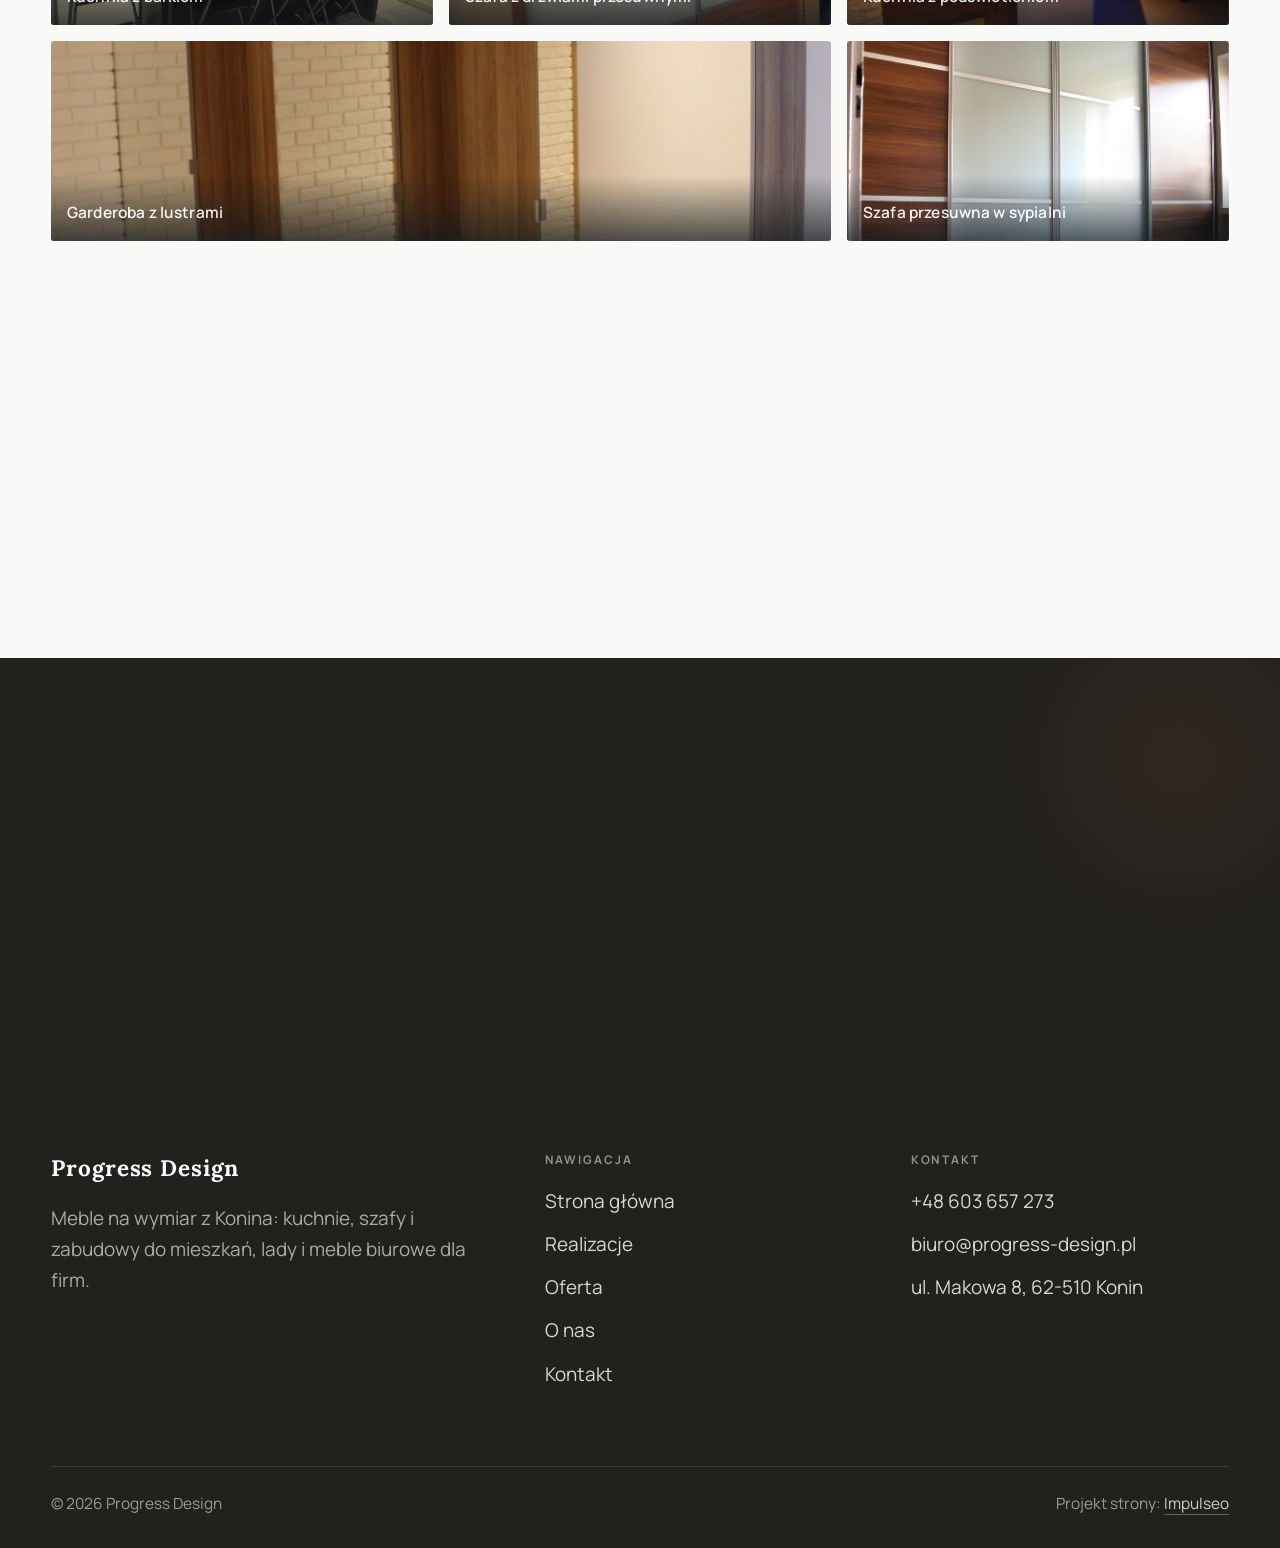
<file: realizacje.html>
<!DOCTYPE html>
<html lang="pl">
<head>
<meta charset="UTF-8">
<meta name="viewport" content="width=device-width, initial-scale=1.0">
<title>Realizacje - Progress Design</title>
<meta name="description" content="Realizacje Progress Design z Konina: kuchnie, szafy i garderoby, sypialnie, zabudowy salonu oraz lady i meble biurowe.">
<link rel="preconnect" href="https://fonts.googleapis.com">
<link rel="preconnect" href="https://fonts.gstatic.com" crossorigin>
<link href="https://fonts.googleapis.com/css2?family=Lora:wght@500;600;700&family=Manrope:wght@400;500;600&display=swap" rel="stylesheet">
<link rel="stylesheet" href="assets/styles.css">
</head>
<body>

<header class="nav">
  <div class="wrap nav-inner">
    <a class="brand brand-has-logo" href="index.html"><img class="brand-logo" src="img/logo.png" alt="Progress Design"></a>
    <nav class="nav-links">
      <a href="index.html">Strona główna</a>
      <a href="realizacje.html" class="active">Realizacje</a>
      <a href="oferta.html">Oferta</a>
      <a href="o-nas.html">O nas</a>
      <a href="kontakt.html">Kontakt</a>
      <a href="kontakt.html" class="btn btn-accent">Zapytaj o wycenę</a>
    </nav>
    <button class="nav-toggle" aria-label="Menu"><span></span><span></span><span></span></button>
  </div>
</header>

<section class="pagehead">
  <img src="img/g10.jpg" alt="Progress Design - Nasze prace">
  <div class="wrap">
    <span class="eyebrow">Realizacje</span>
    <h1>Nasze prace</h1>
    <p>Każda z tych kuchni i szaf u kogoś stoi i pracuje. Zdjęcia robimy po montażu, jak zniknie ostatni karton.</p>
  </div>
</section>
<section>
  <div class="wrap">
    <div class="gallery">
      <div class="tile t-two3 reveal"><img src="img/g1.jpg" alt="Kuchnia na wymiar" loading="lazy"><div class="cap">Kuchnia na wymiar</div></div>
      <div class="tile t-third reveal"><img src="img/g2.jpg" alt="Kuchnia z wyspą" loading="lazy"><div class="cap">Kuchnia z wyspą</div></div>
      <div class="tile t-third reveal"><img src="img/g3.jpg" alt="Szafa z zabudową" loading="lazy"><div class="cap">Szafa z zabudową</div></div>
      <div class="tile t-third reveal"><img src="img/g4.jpg" alt="Biblioteka we wnęce" loading="lazy"><div class="cap">Biblioteka we wnęce</div></div>
      <div class="tile t-third reveal"><img src="img/g5.jpg" alt="Zabudowa w salonie" loading="lazy"><div class="cap">Zabudowa w salonie</div></div>
      <div class="tile t-third reveal"><img src="img/g6.jpg" alt="Sypialnia w zabudowie" loading="lazy"><div class="cap">Sypialnia w zabudowie</div></div>
      <div class="tile t-two3 reveal"><img src="img/g7.jpg" alt="Kuchnia z półwyspem" loading="lazy"><div class="cap">Kuchnia z półwyspem</div></div>
      <div class="tile t-third reveal"><img src="img/g8.jpg" alt="Kuchnia z barkiem" loading="lazy"><div class="cap">Kuchnia z barkiem</div></div>
      <div class="tile t-third reveal"><img src="img/g9.jpg" alt="Szafa z drzwiami przesuwnymi" loading="lazy"><div class="cap">Szafa z drzwiami przesuwnymi</div></div>
      <div class="tile t-third reveal"><img src="img/g11.jpg" alt="Kuchnia z podświetleniem" loading="lazy"><div class="cap">Kuchnia z podświetleniem</div></div>
      <div class="tile t-two3 reveal"><img src="img/g12.jpg" alt="Garderoba z lustrami" loading="lazy"><div class="cap">Garderoba z lustrami</div></div>
      <div class="tile t-third reveal"><img src="img/g13.jpg" alt="Szafa przesuwna w sypialni" loading="lazy"><div class="cap">Szafa przesuwna w sypialni</div></div>
      <div class="tile t-two3 reveal"><img src="img/g14.jpg" alt="Lada recepcyjna" loading="lazy"><div class="cap">Lada recepcyjna</div></div>
      <div class="tile t-third reveal"><img src="img/g16.jpg" alt="Meble biurowe" loading="lazy"><div class="cap">Meble biurowe</div></div>
    </div>
    <p class="muted reveal" style="margin-top:var(--space-7);font-size:var(--text-sm);max-width:62ch">To nasze realizacje z Konina i okolicy: kuchnie, szafy i sypialnie w domach oraz lady i meble biurowe u firm. Więcej zdjęć pokazujemy przy wycenie.</p>
  </div>
</section>
<section class="cta">
  <div class="wrap">
    <div class="reveal">
      <span class="eyebrow">Współpraca</span>
      <h2>Spodobały Ci się nasze prace?</h2>
      <p>Opowiedz, co trzeba zrobić - przygotujemy wycenę dopasowaną do potrzeb.</p>
    </div>
    <div class="cta-actions reveal">
      <a href="kontakt.html" class="btn btn-light">Zapytaj o wycenę <span class="arr">→</span></a>
      <a href="tel:+48603657273" class="btn btn-ghost" style="color:#fff;border-color:rgba(255,255,255,.3)">+48 603 657 273</a>
    </div>
  </div>
</section>

<footer>
  <div class="wrap">
    <div class="foot-grid">
      <div class="foot-brand">
        <div class="name">Progress Design</div>
        <p>Meble na wymiar z Konina: kuchnie, szafy i zabudowy do mieszkań, lady i meble biurowe dla firm.</p>
      </div>
      <div class="foot-col">
        <h4>Nawigacja</h4>
        <a href="index.html">Strona główna</a>
        <a href="realizacje.html">Realizacje</a>
        <a href="oferta.html">Oferta</a>
        <a href="o-nas.html">O nas</a>
        <a href="kontakt.html">Kontakt</a>
      </div>
      <div class="foot-col">
        <h4>Kontakt</h4>
        <a href="tel:+48603657273">+48 603 657 273</a>
        <a href="mailto:biuro@progress-design.pl">biuro@progress-design.pl</a>
        <p>ul. Makowa 8, 62-510 Konin</p>
      </div>
    </div>
    <div class="foot-bot">
      <span>© 2026 Progress Design</span>
      <span>Projekt strony: <a class="foot-credit" href="https://impulseo.pl" target="_blank" rel="noopener">Impulseo</a></span>
    </div>
  </div>
</footer>


<script src="assets/main.js"></script>
</body>
</html>
</file>
<file: assets/styles.css>
/* ============================================================
   STOLBASZ — premium, architektoniczny B2B fit-out
   Jasna paleta, zero brązu. System wg premium-web-craft.
   Projekt strony: Impulseo (impulseo.pl)
   ============================================================ */

:root{
  /* PALETA — jasna, architektoniczna, chłodna */
  --paper:#F3F1EC;          /* główne tło */
  --paper-2:#E6E3DB;        /* sekcje alternatywne (chłodny jasny szary) */
  --paper-3:#E6E3DB;        /* delikatne wypełnienia */
  --ink:#23211E;            /* tekst główny — chłodny grafit */
  --ink-soft:#43403A;       /* nagłówki drugorzędne */
  --muted:#87837A;          /* tekst poboczny */
  --line:rgba(35,33,30,.12);/* hairline */
  --accent:#8A6B3C;         /* stonowany petrol-slate — jedyny akcent */
  --accent-d:#6E5430;
  --accent-soft:rgba(138,107,60,.10);
  --dark:#23211E;           /* sekcje ciemne (stopka/CTA) */

  /* ODSTĘPY — skala 4/8 */
  --space-1:4px; --space-2:8px; --space-3:12px; --space-4:16px; --space-5:24px;
  --space-6:32px; --space-7:48px; --space-8:64px; --space-9:96px; --space-10:128px;

  /* TYPOGRAFIA — fluid clamp() (skala podbita 16.07.2026: większe, czytelniejsze litery — uwaga Adama) */
  --text-sm:clamp(.9rem,.87rem + .12vw,1rem);
  --text-base:clamp(1.08rem,1.04rem + .18vw,1.2rem);
  --text-lg:clamp(1.24rem,1.15rem + .34vw,1.44rem);
  --text-h3:clamp(1.34rem,1.22rem + .55vw,1.66rem);
  --text-h2:clamp(2.1rem,1.66rem + 2.1vw,3.1rem);
  --text-h1:clamp(2.9rem,2.1rem + 4vw,5.1rem);

  /* PROMIENIE — architektoniczne, raczej ostre */
  --r-sm:3px; --r-md:6px; --r-lg:10px;

  /* RUCH */
  --ease:cubic-bezier(.25,.46,.45,.94); --dur:.24s;

  /* CIENIE — miękkie, warstwowe */
  --sh-sm:0 1px 2px rgba(16,24,32,.04), 0 2px 8px rgba(16,24,32,.05);
  --sh-md:0 2px 6px rgba(16,24,32,.05), 0 12px 28px -8px rgba(16,24,32,.12);
  --sh-lg:0 6px 14px rgba(16,24,32,.07), 0 26px 56px -18px rgba(16,24,32,.22);

  --hairline:1px solid var(--line);

  --font-display:'Lora',serif;
  --font-body:'Manrope',sans-serif;
}

*{box-sizing:border-box;margin:0;padding:0}
html{scroll-behavior:smooth}
body{
  font-family:var(--font-body);
  font-size:var(--text-base);
  line-height:1.65;
  color:var(--ink);
  background:var(--paper);
  -webkit-font-smoothing:antialiased;
  text-rendering:optimizeLegibility;
}
img{max-width:100%;display:block}
a{color:inherit;text-decoration:none}

.wrap{width:min(92%,1180px);margin-inline:auto}
section{padding-block:clamp(52px,6.5vw,96px)}

h1,h2,h3{font-family:var(--font-display);font-weight:700;line-height:1.08;letter-spacing:-.02em;color:var(--ink)}
h1{font-size:var(--text-h1);letter-spacing:-.035em}
h2{font-size:var(--text-h2);letter-spacing:-.025em}
h3{font-size:var(--text-h3)}
p{max-width:65ch}

.eyebrow{
  font-family:var(--font-body);
  font-size:var(--text-sm);
  font-weight:600;
  letter-spacing:.18em;
  text-transform:uppercase;
  color:var(--accent);
  display:inline-flex;align-items:center;gap:var(--space-3);
}
.eyebrow::before{content:"";width:28px;height:1px;background:var(--accent);display:inline-block}

.muted{color:var(--muted)}
.lead{font-size:var(--text-lg);line-height:1.55;color:var(--ink-soft);max-width:50ch}

/* ---------- BUTTONS ---------- */
.btn{
  display:inline-flex;align-items:center;gap:var(--space-2);
  font-weight:600;font-size:var(--text-sm);letter-spacing:.02em;
  padding:var(--space-4) var(--space-6);
  border-radius:var(--r-sm);
  transition:transform var(--dur) var(--ease),box-shadow var(--dur) var(--ease),background var(--dur) var(--ease);
  cursor:pointer;border:1px solid transparent;
}
.btn-accent{background:var(--accent);color:#fff;box-shadow:var(--sh-sm)}
.btn-accent:hover{background:var(--accent-d);transform:translateY(-2px);box-shadow:var(--sh-md)}
.btn-accent:active{transform:translateY(0);box-shadow:var(--sh-sm)}
.btn-ghost{background:transparent;color:var(--ink);border-color:var(--line)}
.btn-ghost:hover{border-color:var(--accent);color:var(--accent);transform:translateY(-2px)}
.btn-light{background:#fff;color:var(--ink);box-shadow:var(--sh-sm)}
.btn-light:hover{transform:translateY(-2px);box-shadow:var(--sh-md)}
.btn .arr{transition:transform var(--dur) var(--ease)}
.btn:hover .arr{transform:translateX(4px)}

/* ---------- NAV ---------- */
.nav{
  position:sticky;top:0;z-index:50;
  background:color-mix(in srgb,var(--paper) 88%,transparent);
  backdrop-filter:saturate(140%) blur(10px);
  border-bottom:var(--hairline);
}
.nav-inner{display:flex;align-items:center;justify-content:space-between;height:72px}
.brand{display:flex;flex-direction:column;line-height:1}
.brand .name{font-family:var(--font-display);font-weight:800;font-size:1.35rem;letter-spacing:.04em}
.brand .sub{font-size:.62rem;letter-spacing:.34em;text-transform:uppercase;color:var(--muted);margin-top:5px}
.nav-links{display:flex;align-items:center;gap:var(--space-6)}
.nav-links a{font-size:var(--text-sm);font-weight:500;color:var(--ink-soft);position:relative;padding-block:4px;transition:color var(--dur) var(--ease)}
.nav-links a::after{content:"";position:absolute;left:0;bottom:0;width:0;height:1.5px;background:var(--accent);transition:width var(--dur) var(--ease)}
.nav-links a:hover,.nav-links a.active{color:var(--ink)}
.nav-links a:hover::after,.nav-links a.active::after{width:100%}
.nav-links .btn{padding:var(--space-2) var(--space-5)}
/* przyciski w nav: właściwy kolor (przebij .nav-links a) + bez podkreślenia */
.nav-links a.btn-accent{color:#fff}
.nav-links a.btn-ghost,.nav-links a.btn-light{color:var(--ink)}
.nav-links a.btn::after{display:none}
.nav-toggle{display:none;background:none;border:none;cursor:pointer;flex-direction:column;gap:5px;padding:8px}
.nav-toggle span{width:24px;height:2px;background:var(--ink);transition:var(--dur)}

/* ---------- HERO (split) ---------- */
.hero{position:relative;overflow:hidden;border-bottom:var(--hairline)}
.hero-grid{display:grid;grid-template-columns:1.05fr .95fr;gap:clamp(24px,4vw,60px);align-items:center;
  padding-block:clamp(36px,4.5vw,64px)}
.hero-copy .eyebrow{margin-bottom:var(--space-5)}
.hero-copy h1{margin-bottom:var(--space-5)}
.hero-copy .lead{margin-bottom:var(--space-7)}
.hero-actions{display:flex;flex-wrap:wrap;gap:var(--space-4)}
.hero-art{position:relative;aspect-ratio:4/3;border-radius:var(--r-lg);overflow:hidden;box-shadow:var(--sh-lg)}
.hero-art img{width:100%;height:100%;object-fit:cover}
.hero-art::after{content:"";position:absolute;inset:0;background:linear-gradient(180deg,transparent 55%,rgba(18,24,28,.28))}
.hero-badge{position:absolute;left:var(--space-5);bottom:var(--space-5);z-index:2;
  background:rgba(252,252,251,.94);backdrop-filter:blur(4px);
  border-radius:var(--r-md);padding:var(--space-4) var(--space-5);box-shadow:var(--sh-md);max-width:78%}
.hero-badge strong{display:block;font-family:var(--font-display);font-size:1rem;letter-spacing:-.01em}
.hero-badge span{font-size:var(--text-sm);color:var(--muted)}

/* ---------- HERO duży / kinowy (strona główna) ---------- */
.hero-cine{position:relative;min-height:clamp(560px,82vh,840px);min-height:clamp(560px,82svh,840px);display:flex;align-items:center;overflow:hidden;border-bottom:var(--hairline)}
.hero-cine>img{position:absolute;inset:0;width:100%;height:100%;object-fit:cover;z-index:0}
.hero-cine::after{content:"";position:absolute;inset:0;z-index:1;
  background:linear-gradient(95deg,rgba(13,18,23,.92) 0%,rgba(13,18,23,.8) 32%,rgba(13,18,23,.5) 62%,rgba(13,18,23,.2) 100%)  /* 27.07: wzmocnione - hero to jasna kuchnia, biały tekst na niej ginął */}
.hero-cine .wrap{position:relative;z-index:2;padding-block:var(--space-8)}
.hero-cine .hero-copy{max-width:660px}
.hero-cine .eyebrow{color:#fff;margin-bottom:var(--space-5)}
.hero-cine .eyebrow::before{background:#fff}
.hero-cine h1{color:#fff;margin-bottom:var(--space-5);font-size:clamp(2.9rem,2rem + 4.4vw,5.2rem)}
.hero-cine .lead{color:rgba(255,255,255,.92);max-width:48ch;margin-bottom:var(--space-7)}
.hero-cine .hero-actions{display:flex;flex-wrap:wrap;gap:var(--space-4)}
@media(max-width:680px){
  .hero-cine{min-height:clamp(520px,76vh,640px);min-height:clamp(520px,76svh,640px);align-items:flex-end}
  .hero-cine::after{background:linear-gradient(0deg,rgba(13,18,23,.9) 6%,rgba(13,18,23,.45) 55%,rgba(13,18,23,.25) 100%)}
  .hero-cine .wrap{padding-bottom:var(--space-9)}
}

/* full-bleed hero variant (podstrony) */
.pagehead{position:relative;min-height:46vh;min-height:46svh;display:flex;align-items:flex-end;overflow:hidden;border-bottom:var(--hairline)}
.pagehead img{position:absolute;inset:0;width:100%;height:100%;object-fit:cover}
.pagehead::after{content:"";position:absolute;inset:0;background:linear-gradient(180deg,rgba(18,24,28,.25),rgba(18,24,28,.62))}
.pagehead .wrap{position:relative;z-index:2;padding-block:var(--space-9);color:#fff}
.pagehead h1{color:#fff;max-width:18ch}
.pagehead .eyebrow{color:#fff}
.pagehead .eyebrow::before{background:#fff}
.pagehead p{color:rgba(255,255,255,.86);margin-top:var(--space-4);max-width:54ch}

/* ---------- STRIP (pasek skrótów / liczby) ---------- */
.strip{background:var(--dark);color:#fff}
.strip .wrap{display:grid;grid-template-columns:repeat(4,1fr);gap:var(--space-6);padding-block:var(--space-8)}
.strip .item .k{font-family:var(--font-display);font-size:clamp(1.6rem,1.2rem + 1.4vw,2.4rem);font-weight:800;letter-spacing:-.02em;color:#fff}
.strip .item .v{font-size:var(--text-sm);color:rgba(255,255,255,.66);margin-top:var(--space-2);line-height:1.45}
.strip .item{border-left:2px solid var(--accent);padding-left:var(--space-5)}

/* ---------- SECTION HEAD ---------- */
.head{max-width:48rem;margin-bottom:var(--space-8)}
.head.center{margin-inline:auto;text-align:center}
.head .eyebrow{margin-bottom:var(--space-4)}
.head h2{margin-bottom:var(--space-4)}
.head p{color:var(--muted);font-size:var(--text-lg);line-height:1.55}
.head.center p{margin-inline:auto}

/* ---------- INTRO SPLIT ---------- */
.split{display:grid;grid-template-columns:.92fr 1.08fr;gap:clamp(28px,5vw,80px);align-items:center}
.split.rev{grid-template-columns:1.08fr .92fr}
.split.rev .split-art{order:-1}
.split-art{position:relative;aspect-ratio:5/4;border-radius:var(--r-lg);overflow:hidden;box-shadow:var(--sh-lg)}
.split-art img{width:100%;height:100%;object-fit:cover}
.split-copy h2{margin-bottom:var(--space-5)}
.split-copy p+p{margin-top:var(--space-4)}
.split-copy .btn{margin-top:var(--space-6)}

/* ---------- SERVICES (zakres) ---------- */
.svc-grid{display:grid;grid-template-columns:repeat(auto-fit,minmax(280px,1fr));gap:var(--space-5)}
.svc{background:#fff;border:var(--hairline);border-radius:var(--r-md);padding:var(--space-7) var(--space-6);
  transition:transform var(--dur) var(--ease),box-shadow var(--dur) var(--ease),border-color var(--dur) var(--ease);
  position:relative;overflow:hidden}
.svc::before{content:"";position:absolute;left:0;top:0;width:3px;height:0;background:var(--accent);transition:height var(--dur) var(--ease)}
.svc:hover{transform:translateY(-4px);box-shadow:var(--sh-md);border-color:transparent}
.svc:hover::before{height:100%}
.svc .ic{font-family:var(--font-display);font-size:.8rem;font-weight:700;letter-spacing:.12em;color:var(--accent);margin-bottom:var(--space-4)}
.svc h3{margin-bottom:var(--space-3);font-size:1.22rem}
.svc p{color:var(--muted);font-size:var(--text-base);line-height:1.6}

/* big detailed service rows */
.svc-row{display:grid;grid-template-columns:.8fr 1.2fr;gap:clamp(20px,4vw,60px);align-items:center;padding-block:var(--space-8)}
.svc-row+.svc-row{border-top:var(--hairline)}
.svc-row.rev{grid-template-columns:1.2fr .8fr}
.svc-row.rev .svc-row-art{order:-1}
.svc-row-art{aspect-ratio:4/3;border-radius:var(--r-md);overflow:hidden;box-shadow:var(--sh-md)}
.svc-row-art img{width:100%;height:100%;object-fit:cover}
.svc-row h3{font-size:1.5rem;margin-bottom:var(--space-4)}
.svc-row .num{font-family:var(--font-display);font-size:.85rem;font-weight:700;letter-spacing:.14em;color:var(--accent);display:block;margin-bottom:var(--space-3)}
.svc-row ul{list-style:none;margin-top:var(--space-4);display:flex;flex-direction:column;gap:var(--space-2)}
.svc-row li{position:relative;padding-left:var(--space-5);color:var(--muted);font-size:var(--text-base)}
.svc-row li::before{content:"";position:absolute;left:0;top:.62em;width:8px;height:1px;background:var(--accent)}

/* ---------- GALLERY (realizacje) ---------- */
.gallery{display:grid;grid-template-columns:repeat(12,1fr);gap:var(--space-4);grid-auto-rows:200px}
/* GALERIA MASONRY — pionowe zdjęcia (portrety beauty/wellness) bez przycinania: kolumny, height auto */
.gallery-masonry{column-count:3;column-gap:var(--space-4)}
@media(max-width:900px){.gallery-masonry{column-count:2}}
@media(max-width:560px){.gallery-masonry{column-count:1}}
.gallery-masonry .m-tile{break-inside:avoid;margin:0 0 var(--space-4);padding:0;position:relative;overflow:hidden;border-radius:var(--r-md);border:1px solid var(--line)}
.gallery-masonry .m-tile img{width:100%;height:auto;display:block}
.gallery-masonry .m-tile .cap{position:absolute;left:0;right:0;bottom:0;padding:var(--space-4);color:#fff;background:linear-gradient(0deg,rgba(0,0,0,.55),transparent);font-size:var(--text-sm)}
.gallery-masonry .m-tile .cap small{display:block;font-weight:400;opacity:.78;letter-spacing:.04em;text-transform:uppercase;font-size:.66rem;margin-top:3px}
.tile{position:relative;overflow:hidden;border-radius:var(--r-md);box-shadow:var(--sh-sm);
  transition:transform var(--dur) var(--ease),box-shadow var(--dur) var(--ease)}
.tile img{width:100%;height:100%;object-fit:cover;transition:transform .6s var(--ease)}
.tile:hover{box-shadow:var(--sh-md)}
.tile:hover img{transform:scale(1.05)}
.tile .cap{position:absolute;left:0;right:0;bottom:0;padding:var(--space-5) var(--space-4) var(--space-4);
  background:linear-gradient(transparent,rgba(18,24,28,.78));color:#fff;
  font-size:var(--text-sm);font-weight:600;letter-spacing:.01em;
  opacity:0;transform:translateY(8px);transition:var(--dur) var(--ease)}
.tile:hover .cap{opacity:1;transform:translateY(0)}
.tile .cap small{display:block;font-weight:400;opacity:.78;letter-spacing:.04em;text-transform:uppercase;font-size:.66rem;margin-top:3px}
/* bento spans */
.t-wide{grid-column:span 6}
.t-tall{grid-column:span 6;grid-row:span 2}
.t-std{grid-column:span 6}
.t-third{grid-column:span 4}
.t-two3{grid-column:span 8}

/* ---------- TRUST / WIARYGODNOŚĆ ---------- */
.trust{background:var(--paper-2)}
.trust-grid{display:grid;grid-template-columns:repeat(auto-fit,minmax(240px,1fr));gap:var(--space-5);margin-top:var(--space-7)}
.trust-card{background:#fff;border-radius:var(--r-md);padding:var(--space-7) var(--space-6);box-shadow:var(--sh-sm);border-top:3px solid var(--accent)}
.trust-card .big{font-family:var(--font-display);font-size:clamp(1.8rem,1.3rem + 1.6vw,2.6rem);font-weight:800;letter-spacing:-.02em;color:var(--ink);line-height:1}
.trust-card h3{font-size:1.12rem;margin:var(--space-3) 0 var(--space-2)}
.trust-card p{color:var(--muted);font-size:var(--text-base);line-height:1.55}

/* ---------- CTA band ---------- */
.cta{background:var(--dark);color:#fff;position:relative;overflow:hidden}
.cta .wrap{display:grid;grid-template-columns:1.4fr .6fr;gap:var(--space-7);align-items:center;position:relative;z-index:2}
.cta h2{color:#fff;max-width:20ch}
.cta p{color:rgba(255,255,255,.74);margin-top:var(--space-4)}
.cta-actions{display:flex;flex-direction:column;gap:var(--space-3);align-items:flex-start}
.cta::before{content:"";position:absolute;right:-80px;top:-80px;width:360px;height:360px;border-radius:50%;
  background:radial-gradient(circle,var(--accent-soft),transparent 70%)}

/* ---------- CONTACT ---------- */
.contact-grid{display:grid;grid-template-columns:.85fr 1.15fr;gap:clamp(28px,4vw,56px);align-items:start}
.info-list{display:flex;flex-direction:column;gap:var(--space-2)}
.info-row{display:flex;gap:var(--space-4);align-items:flex-start;padding-block:var(--space-4);border-bottom:var(--hairline)}
.info-row .ic{flex:none;width:42px;height:42px;display:grid;place-items:center;border-radius:50%;
  background:var(--accent-soft);color:var(--accent);font-size:1.05rem}
.info-row .lbl{font-size:.72rem;letter-spacing:.14em;text-transform:uppercase;color:var(--muted)}
.info-row .val{font-weight:600;font-size:var(--text-base);margin-top:2px}
.info-row a.val:hover{color:var(--accent)}
.map{border:none;border-radius:var(--r-lg);box-shadow:var(--sh-md);width:100%;height:100%;min-height:380px;filter:grayscale(.2) contrast(1.02)}
.form{background:#fff;border:var(--hairline);border-radius:var(--r-lg);padding:clamp(24px,3vw,40px);box-shadow:var(--sh-sm)}
.form .fld{margin-bottom:var(--space-5)}
.form label{display:block;font-size:var(--text-sm);font-weight:600;margin-bottom:var(--space-2)}
.form input,.form textarea{width:100%;font-family:inherit;font-size:var(--text-base);color:var(--ink);
  padding:var(--space-4);border:var(--hairline);border-radius:var(--r-sm);background:var(--paper);transition:border-color var(--dur)}
.form input:focus,.form textarea:focus{outline:none;border-color:var(--accent);background:#fff}
.form textarea{resize:vertical;min-height:120px}
.form .note{font-size:var(--text-sm);color:var(--muted);margin-top:var(--space-3)}

/* ---------- FOOTER ---------- */
footer{background:var(--dark);color:#fff;padding-block:var(--space-9) var(--space-6)}
.foot-grid{display:grid;grid-template-columns:1.4fr 1fr 1fr;gap:var(--space-7);margin-bottom:var(--space-8)}
.foot-brand .name{font-family:var(--font-display);font-weight:800;font-size:1.4rem;letter-spacing:.04em}
.foot-brand p{color:rgba(255,255,255,.62);margin-top:var(--space-4);font-size:var(--text-base);max-width:38ch}
.foot-col h4{font-size:.74rem;letter-spacing:.16em;text-transform:uppercase;color:rgba(255,255,255,.5);margin-bottom:var(--space-4)}
.foot-col a,.foot-col p{display:block;color:rgba(255,255,255,.82);font-size:var(--text-base);margin-bottom:var(--space-3)}
.foot-col a:hover{color:#fff}
.foot-bot{border-top:1px solid rgba(255,255,255,.12);padding-top:var(--space-5);display:flex;justify-content:space-between;flex-wrap:wrap;gap:var(--space-3);
  font-size:var(--text-sm);color:rgba(255,255,255,.55)}
.foot-bot a:hover{color:#fff}

/* ---------- REVEAL ---------- */
.reveal{opacity:0;transform:translateY(22px);transition:opacity .6s var(--ease),transform .6s var(--ease)}
.reveal.in{opacity:1;transform:none}

/* ---------- RESPONSIVE ---------- */
@media(max-width:920px){
  .hero-grid,.split,.split.rev,.svc-row,.svc-row.rev,.cta .wrap,.contact-grid,.foot-grid{grid-template-columns:1fr}
  .split.rev .split-art,.svc-row.rev .svc-row-art{order:0}
  .hero-art{aspect-ratio:16/10;max-height:420px}
  .strip .wrap{grid-template-columns:repeat(2,1fr);gap:var(--space-7)}
  .gallery{grid-auto-rows:180px}
  .t-wide,.t-tall,.t-std,.t-third,.t-two3{grid-column:span 6}
  .t-tall{grid-row:span 1}
  .cta-actions{flex-direction:row;flex-wrap:wrap}
  .foot-grid{gap:var(--space-6)}
}
@media(max-width:680px){
  .nav-links{position:fixed;inset:72px 0 auto 0;background:var(--paper);flex-direction:column;align-items:stretch;
    gap:0;padding:var(--space-4) 6%;border-bottom:var(--hairline);box-shadow:var(--sh-md);
    transform:translateY(-120%);transition:transform var(--dur) var(--ease)}
  .nav-links.open{transform:translateY(0)}
  .nav-links a{padding-block:var(--space-4);border-bottom:var(--hairline)}
  .nav-links .btn{margin-top:var(--space-3);justify-content:center}
  .nav-toggle{display:flex}
  .strip .wrap{grid-template-columns:1fr}
  .gallery{grid-template-columns:repeat(6,1fr)}
  .foot-grid{grid-template-columns:1fr}
}
@media(prefers-reduced-motion:reduce){
  *{animation-duration:.01ms!important;transition:none!important}
  .reveal{opacity:1!important;transform:none!important}
  html{scroll-behavior:auto}
}

/* ============================================================
   PREMIUM LAYER — destylat deep-researchu branż (anty-AI, spokój).
   Zmienne STOLBASZ (--accent/--ink/--paper/--line/--dark). Ruch ledwo
   zauważalny, krzywa cubic-bezier(.16,.84,.44,1); prefers-reduced-motion
   pokryte blanketem wyżej. Karty hairline zamiast cieni = #1 sygnał „nie-AI".
   ============================================================ */

/* więcej oddechu między sekcjami (liderzy: 110-130px) */
section{padding-block:clamp(64px,8vw,128px)}

/* 1) Aksamitny reveal — dłuższa, miękka krzywa zamiast „skoku" */
.reveal{transition:opacity .9s cubic-bezier(.16,.84,.44,1),transform .9s cubic-bezier(.16,.84,.44,1);will-change:opacity,transform}
/* stagger TYLKO w galerii (tam pozycja = porządek dzieci) */
.gallery .reveal:nth-child(2){transition-delay:.07s}
.gallery .reveal:nth-child(3){transition-delay:.14s}
.gallery .reveal:nth-child(4){transition-delay:.21s}
.gallery .reveal:nth-child(5){transition-delay:.28s}
.gallery .reveal:nth-child(6){transition-delay:.35s}

/* 2) Hero STATYCZNY na .hero-cine — Ken Burns CAŁKIEM WYŁĄCZONY 26.06 (3. zgłoszenie Szymona).
   GENEZA: animowanie scale na <img> hero z teksturami (cegły/framugi) re-samplinguje obraz
   klatka po klatce → na części ekranów drobne drganie/shimmer = „heroshot się trzęsie".
   translateY usunięto wcześniej, scale-only + will-change/GPU NIE wystarczyły do GWARANCJI gładkości.
   Krzysztof zażądał pewności („make sure, że błąd się nie pojawi") > efekt. Zero animacji = 0% drgania.
   Delikatny zoom zostaje TYLKO w pełnoekranowych hero gastro/studio (hg-bg/hs-bg — tło, inny
   mechanizm, chwalone, nigdy nie zgłaszane). NIE wracać do KB na .hero-cine bez realnego testu
   na sprzęcie klienta — to ryzyko regresji „trzęsienia”. */
/* BEZPIECZNY "wow" na hero = jednorazowy FADE-IN (opacity), nie zoom.
   opacity nie dotyka bitmapy → gładkie na KAŻDYM zdjęciu/ekranie/GPU, zero ryzyka migotania.
   Geometryczny ruch (scale/translate) na .hero-cine jest ZAKAZANY (bramka pilnuje). */
@keyframes heroFade{from{opacity:0}to{opacity:1}}
.hero-cine>img{transform:none;animation:heroFade 1.1s ease-out both}

/* 3) Akcentowy hairline pod nagłówkiem sekcji, który „rysuje się" przy wejściu */
.head h2{position:relative;padding-bottom:18px}
.head h2::after{content:"";position:absolute;left:0;bottom:0;height:1px;width:0;background:var(--accent);transition:width 1s cubic-bezier(.16,.84,.44,1) .15s}
.head.center h2::after{left:50%;transform:translateX(-50%)}
.head.reveal.in h2::after,.head.center.reveal.in h2::after{width:54px}

/* 4) Karty HAIRLINE zamiast cieni/zaokrągleń (najmocniejszy anty-AI detal) */
.svc{background:transparent;border:1px solid var(--line);border-radius:var(--r-sm);box-shadow:none}
.svc:hover{box-shadow:none;border-color:var(--accent);transform:translateY(-3px)}
.trust-card{background:transparent;box-shadow:none;border:1px solid var(--line);border-top:2px solid var(--accent);border-radius:var(--r-sm)}
.tile{box-shadow:none;border-radius:var(--r-sm)}
.tile:hover{box-shadow:none}

/* 5) Sticky-nav kondensuje się po przewinięciu (sygnał dopracowania) */
.nav{transition:box-shadow .4s ease,background .4s ease}
.nav.is-stuck{box-shadow:0 1px 0 var(--line),0 14px 30px -24px rgba(0,0,0,.45)}
.nav-inner{transition:height .35s var(--ease)}
.nav.is-stuck .nav-inner{height:60px}

/* 6) MANIFESTO — pełnoekranowy cytat-bohater (zastępuje generyczne „Dlaczego my") */
.manifesto{background:var(--paper-2);text-align:center}
.manifesto .wrap{max-width:60rem}
.manifesto p{font-family:var(--font-display);font-style:italic;font-size:clamp(1.6rem,1rem + 2.4vw,2.8rem);line-height:1.32;color:var(--ink-soft);margin-inline:auto;max-width:26ch;position:relative;padding-top:var(--space-8)}
.manifesto p::before{content:"";position:absolute;top:0;left:50%;transform:translateX(-50%);width:54px;height:1px;background:var(--accent)}
.manifesto p span{color:var(--accent);font-style:italic}

/* 7) GATEWAYS — 3 duże bramy-zdjęcia (zamiast paska menu usług) */
.gateways{display:grid;grid-template-columns:repeat(3,1fr);gap:var(--space-4)}
.gateway{position:relative;aspect-ratio:3/4;overflow:hidden;border-radius:var(--r-sm);display:block}
.gateway img{width:100%;height:100%;object-fit:cover;transition:transform .8s var(--ease),filter .5s var(--ease)}
.gateway::after{content:"";position:absolute;inset:0;background:linear-gradient(180deg,transparent 38%,rgba(18,24,28,.74))}
.gateway:hover img{transform:scale(1.05);filter:brightness(1.05)}
.gateway .g-ttl{position:absolute;left:0;right:0;bottom:0;z-index:2;padding:var(--space-6) var(--space-5);color:#fff;font-family:var(--font-display);font-size:1.45rem;letter-spacing:-.01em;line-height:1.15}
.gateway .g-ttl small{display:block;font-family:var(--font-body);font-size:var(--text-sm);font-weight:400;opacity:.82;letter-spacing:.03em;margin-top:5px}
@media(max-width:760px){.gateways{grid-template-columns:1fr}.gateway{aspect-ratio:16/10}}

/* 8) LOGO klienta w nagłówku (gdy podane --logo) */
/* 52px domyślnie (feedback Bartka 06.07.2026: 40px ginęło, uwaga padła 3x; ~56px sprawdzone na żywym demie anna-borowiec-makeup) */
.brand-logo{height:64px;width:auto;max-width:300px;object-fit:contain;display:block}
.nav.is-stuck .brand-logo{height:52px}
@media(max-width:680px){.brand-logo{height:46px;max-width:210px}}


/* === RWD: nagłówki na wąskich ekranach (dodane 17.07.2026 razem z fixem clamp) ===
   Po przywróceniu działania clamp() dolna granica --text-h1 (2.9rem) rozpychała
   dokument przy długich polskich słowach na telefonach. Tu ją zjeżdżamy. */
@media (max-width:560px){
  :root{
    --text-h1:clamp(1.9rem, 1.15rem + 4.4vw, 2.7rem);
    --text-h2:clamp(1.5rem, 1rem + 3vw, 2.1rem);
  }
  .hero-cine h1{font-size:clamp(1.9rem, 1.15rem + 4.4vw, 2.7rem)}
  h1,h2{overflow-wrap:break-word}
}

/* GODZINY (godziny_grid z briefu) — dzień po lewej, godziny po prawej. Wcześniej BRAK stylu
   powodował sklejenie "Poniedziałek-Piątek8:00-20:00" (dodane 2026-07-21). Neutralne dla dem bez grafiku. */
.godz{display:flex;flex-direction:column;gap:2px;max-width:440px;margin-top:8px}
.godz-row{display:flex;justify-content:space-between;align-items:baseline;gap:24px;padding:10px 0;border-bottom:1px solid var(--line)}
.godz-row:last-child{border-bottom:0}
.godz-row b{font-weight:600;color:var(--ink)}
.godz-row span{color:var(--muted);white-space:nowrap}

/* === MOTION LAYER v2 (silnik) === */
/* ============================================================
   MOTION LAYER v2 — warstwa RUCHU wspólna dla wszystkich rodzin (2026-07-26)
   ------------------------------------------------------------
   PO CO: dema były technicznie poprawne, ale statyczne („za mało efektowne",
   K. 26.07). Ta warstwa dokłada to, co dziś odróżnia stronę premium od
   porządnej: maskowane wejście nagłówków, zdjęcia odsłaniane kurtyną + zoom-out,
   parallax sterowany scrollem (CSS scroll-driven, zero JS w pętli scrolla),
   płynne przejścia MIĘDZY podstronami (View Transitions), stagger siatek.

   ZASADY BEZPIECZEŃSTWA (wynikają z realnych wpadek — NIE łamać):
   1. ⛔ ZERO ruchu geometrycznego na `.hero-cine>img` — skalowanie teksturowanej
      bitmapy = shimmer („heroshot się trzęsie", 3x Szymon). Hero rusza się TYLKO
      tekstem i tylko raz. Bramka predeploy tego pilnuje.
   2. Stan początkowy (ukrycie) ustawia ZAWSZE JavaScript przez klasę `.mt-on`
      na <html>. Bez JS / przy błędzie JS strona wygląda dokładnie jak przed tą
      warstwą — nigdy pusty ekran (wpadka Zmalovane 29.06).
   3. Używamy osobnych właściwości `scale:` / `translate:` zamiast `transform:` —
      dzięki temu wejście NIE kasuje istniejących hoverów (które jadą na transform).
   4. Każdy efekt „drogi" (parallax) tylko desktop + tylko gdy przeglądarka umie
      scroll-driven animations. Mobile dostaje sam fade/mask (bateria, jank).
   5. prefers-reduced-motion wyłącza wszystko (blanket w base.css + własne guardy).
   ============================================================ */

:root{
  --mt-ease:cubic-bezier(.16,.84,.44,1);
  --mt-step:70ms;          /* odstęp między kolejnymi elementami siatki */
}

/* ---------- 1) STAGGER — kolejne elementy siatki wchodzą po sobie ----------
   JS ustawia --i (numer w grupie). Podbita specyficzność (:nth-child(n)) bije
   sztywne delaye galerii z base.css, nie ruszając tamtego pliku. */
.reveal{transition-delay:calc(var(--i,0) * var(--mt-step))}
.gallery .reveal:nth-child(n),
.gateways .reveal:nth-child(n),
.svc-grid .reveal:nth-child(n){transition-delay:calc(var(--i,0) * var(--mt-step))}

/* dłuższy, bardziej „aksamitny" dojazd + delikatny zoom-out całej karty */
.mt-on .reveal{transition-duration:1s,1s}

/* ---------- 2) NAGŁÓWKI — wjazd linia po linii zza maski ----------
   JS dzieli tekst na realne linie (po pomiarze) i owija w .mt-line>i.
   Efekt „szuflady": litery wjeżdżają z dołu, obcięte krawędzią linii. */
.mt-lines .mt-line{display:block;overflow:hidden;padding-bottom:.08em;margin-bottom:-.08em}
.mt-lines .mt-line > i{
  display:block;font-style:inherit;
  translate:0 108%;
  transition:translate 1.05s var(--mt-ease) var(--mt-d,0s);
}
.mt-lines.mt-in .mt-line > i{translate:0 0}

/* wariant awaryjny (nagłówek ma zagnieżdżony markup → nie dzielimy na linie) */
.mt-fade{opacity:0;translate:0 18px;transition:opacity .9s var(--mt-ease) var(--mt-d,0s),translate .9s var(--mt-ease) var(--mt-d,0s)}
.mt-fade.mt-in{opacity:1;translate:0 0}

/* ---------- 3) ZDJĘCIA — odsłanianie „kurtyną" + zoom-out do naturalnej skali ----
   clip-path jedzie od dołu do góry, jednocześnie obraz schodzi z 1.10 do 1.
   Uwaga: `scale:` (nie transform) → hover .tile:hover img{transform:scale(1.05)}
   nadal działa i nie kłóci się z wejściem. */
.mt-on .mt-ph > img,
.mt-on .mt-ph > picture > img{
  clip-path:inset(0 0 100% 0);
  scale:1.10;
  transition:clip-path 1.15s var(--mt-ease) var(--mt-d,0s),
             scale 1.6s var(--mt-ease) var(--mt-d,0s);
}
.mt-on .mt-ph.in > img,
.mt-on .in .mt-ph > img,
.mt-on .mt-ph.mt-in > img,
.mt-on .mt-ph.in > picture > img,
.mt-on .in .mt-ph > picture > img{clip-path:inset(0 0 0 0);scale:1}

/* podpis kafla — delikatnie widoczny od razu, pełny na hover (mniej „martwych" kafli) */
.mt-on .tile .cap{opacity:.001}
.mt-on .tile.in .cap{opacity:.9;translate:0 0;transform:none}
.mt-on .tile.in:hover .cap{opacity:1}

/* ---------- 4) PARALLAX — sterowany scrollem, natywnym CSS (bez JS) ----------
   animation-timeline:view() = przeglądarka sama liczy postęp elementu w oknie.
   Zero listenerów scrolla → zero janku. Desktop only, tylko gdy wspierane. */
@supports (animation-timeline: view()){
  @media (prefers-reduced-motion:no-preference) and (min-width:900px){
    .mt-para{overflow:hidden}
    .mt-para > img{
      height:114%;
      position:relative;top:-7%;
      animation:mtPara linear both;
      animation-timeline:view();
      animation-range:cover 0% cover 100%;
      will-change:translate;
    }
    @keyframes mtPara{from{translate:0 -4.5%}to{translate:0 4.5%}}

    /* sekcje wchodzą z lekkim „oddechem" — zanika przy wyjeździe z ekranu */
    .mt-breathe{
      animation:mtBreathe linear both;
      animation-timeline:view();
      animation-range:entry 0% entry 70%;
    }
    @keyframes mtBreathe{from{opacity:.35}to{opacity:1}}
  }
}

/* ---------- 4b) ŻYWY NAGŁÓWEK — przenikanie kadrów ----------
   Warstwy leżą DOKŁADNIE na zdjęciu hero i różnią się tylko przezroczystością.
   ⛔ Żadnego scale/translate — to skalowanie bitmapy dawało migotanie na teksturach.
   Warstwy wstawia JS; bez niego nic się nie dzieje i nagłówek jest statyczny jak dotąd. */
.mt-hero-layer{
  position:absolute;inset:0;width:100%;height:100%;
  object-fit:cover;object-position:inherit;
  opacity:0;transition:opacity 1.6s ease-in-out;
  pointer-events:none;z-index:1;
}
/* ⚠️ KONIECZNE: warstwa jest zwykłym <img> wewnątrz hero, więc łapie ją reguła
   `.hero-cine > img{animation:heroFade both}` z base.css. Animacja CSS ma pierwszeństwo przed
   zwykłymi deklaracjami — trzymała przezroczystość na klatce startowej i przenikanie nie działało.
   Zdejmujemy JEDYNIE to jednorazowe pojawienie się (heroFade), celowo BEZ !important, żeby
   rodziny z delikatnym zoomem tła (gastro/auto/dom/studio) mogły go warstwie przekazać. */
.hero-cine > img.mt-hero-layer{animation:none}
.mt-hero-layer.mt-show{opacity:1}
/* gdy pokazujemy kadr z rotacji, oryginalne zdjęcie zostaje pod spodem (nigdy nie znika
   całkowicie — gdyby warstwa nie doszła, pod spodem zawsze jest pełne zdjęcie) */
img[data-rotate].mt-under{opacity:1}
/* treść nagłówka musi zostać NAD warstwami */
.hero-cine > .wrap,.hero-cine .hero-copy,
.hg-copy,.ha-copy,.hd-copy,.hs-copy,.hf-copy,.hk-copy,.hero-spa .wrap{position:relative;z-index:3}
@media(prefers-reduced-motion:reduce){
  .mt-hero-layer{display:none}
}

/* ---------- 5) PRZEJŚCIA MIĘDZY PODSTRONAMI (View Transitions) ----------
   Klik w menu przestaje być białym mignięciem — strony przenikają, a pasek
   nawigacji zostaje w miejscu (nazwany element). Przeglądarki bez wsparcia
   nawigują normalnie — zero ryzyka. */
@view-transition{navigation:auto}
@media (prefers-reduced-motion:no-preference){
  ::view-transition-old(root){animation:mtVtOut .26s ease both}
  ::view-transition-new(root){animation:mtVtIn .42s var(--mt-ease) both}
  @keyframes mtVtOut{from{opacity:1}to{opacity:0}}
  @keyframes mtVtIn{from{opacity:0}to{opacity:1}}
}
.nav{view-transition-name:mt-nav}
footer{view-transition-name:mt-foot}

/* ---------- 6) PASEK POSTĘPU CZYTANIA — 2px w kolorze marki ----------
   Też scroll-driven (bez JS). Wstawiany przez JS tylko gdy przeglądarka umie. */
.mt-progress{
  position:fixed;top:0;left:0;z-index:60;
  height:2px;width:100%;
  background:var(--accent);
  transform-origin:0 50%;
  scale:0 1;
  pointer-events:none;
}
@supports (animation-timeline: scroll()){
  .mt-progress{animation:mtProg linear both;animation-timeline:scroll(root block)}
  @keyframes mtProg{from{scale:0 1}to{scale:1 1}}
}

/* ---------- 7) PRZYCISKI — przelot światła + magnes (JS) ----------
   Nakładka jest przezroczysta i przelotowa → NIE zmienia kontrastu tekstu
   (kontrasty WCAG policzone dla wszystkich rodzin zostają w mocy). */
.btn{position:relative;overflow:hidden;isolation:isolate}
.btn::after{
  content:"";position:absolute;inset:0;z-index:-1;pointer-events:none;
  background:linear-gradient(100deg,transparent 32%,rgba(255,255,255,.20) 50%,transparent 68%);
  translate:-120% 0;
}
@media (prefers-reduced-motion:no-preference){
  .btn:hover::after{translate:120% 0;transition:translate .75s var(--mt-ease)}
}
.btn{transition:transform var(--dur) var(--ease),box-shadow var(--dur) var(--ease),
               background var(--dur) var(--ease),translate .25s ease-out}

/* ---------- 8) LINKI NAWIGACJI / LISTY — mikro-detale ---------- */
.mt-on .svc,.mt-on .trust-card{transition:transform .5s var(--mt-ease),border-color .35s ease,box-shadow .35s ease}
.mt-on .svc:hover{transform:translateY(-4px)}

/* kotwice nie chowają się pod przyklejonym paskiem */
:target,[id]{scroll-margin-top:96px}

/* ---------- 9) LICZBY (count-up) ---------- */
.mt-num{font-variant-numeric:tabular-nums}

/* ---------- 9b) ZWALNIANIE WARSTW GPU (27.07 — zgłoszenie „zamula na komputerze") ----------
   `.reveal{will-change:opacity,transform}` z base.css każe przeglądarce trzymać dla KAŻDEGO
   pojawiającego się elementu osobną warstwę w pamięci karty graficznej. Deklaracja jest stała —
   warstwa nigdy nie jest zwalniana, więc na typowej podstronie wisi ich ~26 przy ~157 elementach.
   Na komputerze ze zintegrowaną grafiką to realny koszt (pamięć + praca kompozytora).
   Element, który już wjechał, nie będzie się więcej animował → warstwa jest zbędna.
   ⚠️ KLUCZOWE: NIE wolno tego wiązać z klasą `.in` — ona pojawia się w chwili STARTU przejścia,
   więc zdjęlibyśmy warstwę dokładnie wtedy, gdy jest potrzebna. Klasę `mt-settled` dokłada JS
   dopiero po `transitionend`, czyli gdy ruch faktycznie się skończył. Brak JS = zostaje jak było. */
.reveal.mt-settled{will-change:auto}
.mt-settled > img,.mt-settled > picture > img{will-change:auto}

/* ---------- 10) WYŁĄCZNIK GLOBALNY ----------
   Gdy user woli mniej ruchu — zdejmujemy wszystko, łącznie ze scroll-driven
   (blanket z base.css nie obejmuje animation-timeline). */
@media (prefers-reduced-motion:reduce){
  .mt-lines .mt-line > i{translate:0 0}
  .mt-fade{opacity:1;translate:0 0}
  .mt-on .mt-ph > img,.mt-on .mt-ph > picture > img{clip-path:none;scale:1}
  .mt-para > img{animation:none;height:100%;top:0}
  .mt-breathe{animation:none}
  .mt-progress{display:none}
  .mt-on .tile .cap{opacity:0}
}


/* === auto-paleta ze zdjęć klienta (dopasowanie do estetyki socials) === */
:root{--accent:#9C602D;--accent-d:#78481E;--accent-soft:rgba(156,96,45,0.10);--paper:#F9F9F8;--paper-2:#EFEEED;--paper-3:#E8E7E5;}

/* === lista firm, dla których robiliśmy meble === */
.logos-row{display:flex;flex-wrap:wrap;gap:10px 12px;margin-top:var(--space-6)}
.logos-row .lg{display:inline-block;padding:.55rem 1.05rem;border:var(--hairline);border-radius:999px;
  font-size:var(--text-sm);letter-spacing:.01em;color:var(--ink-soft);background:rgba(255,255,255,.55)}
@media(max-width:720px){.logos-row .lg{font-size:.86rem;padding:.45rem .85rem}}

/* === RESP-FIX 27.07.2026 (niskie okno + telefon) ===
   Doklejone na końcu = wygrywa kaskadę, nie ruszamy reguł w miejscu. */
.eyebrow{align-items:flex-start}
.eyebrow::before{flex:none;margin-top:.62em}
.eyebrow{text-wrap:balance}
.hero-cine h1{text-wrap:balance}
@media(min-width:821px) and (max-height:820px){
  .hero-cine{min-height:clamp(520px,94svh,780px)}
  .hero-cine .wrap{padding-block:var(--space-6)}
  .hero-cine h1{font-size:clamp(2.2rem,1.5rem + 2.6vw,3.6rem);margin-bottom:var(--space-4)}
  .hero-cine .eyebrow{margin-bottom:var(--space-4)}
  .hero-cine .lead{margin-bottom:var(--space-5);max-width:44ch}
}
@media(max-width:680px){
  .hero-cine .lead{font-size:.98rem;line-height:1.5;margin-bottom:var(--space-5)}
  .hero-cine .eyebrow{font-size:.72rem;letter-spacing:.13em;margin-bottom:var(--space-4)}
  .hero-cine .eyebrow::before{width:20px}
  .hero-cine h1{margin-bottom:var(--space-4)}
  .nav .brand .name{line-height:1.15}
  .nav .brand{padding-right:.6rem}
}
@media(max-width:430px){
  .nav .brand .name{font-size:.95rem;letter-spacing:.06em}
}
/* maska linii w animacji nagłówka: JS mierzy linie zanim doładuje się webfont, więc po podmianie
   fontu tekst rośnie i maska ucina dół linii (na telefonie „pomiaru po montaż." wchodziło na akapit) */
.mt-lines .mt-line{padding-bottom:.2em;margin-bottom:-.2em}
.mt-lines.mt-in .mt-line{animation:mt-unmask 0s linear 1.4s forwards}
@keyframes mt-unmask{to{overflow:visible}}
/* === /RESP-FIX === */

/* === HERO-FIT (29.07.2026) — hero DOPASOWUJE SIĘ do wysokości okna =========================
   Zgłoszenie K. 29.07: na jego laptopie przyciski CTA w hero były ucięte dolną krawędzią
   (Modern House). Pomiar headless (1512x879 → realny widok 792 px): dolna krawędź CTA
   wypadała 123 px POD ekranem. Nawet przy maksymalnym oknie (982) było -20 px.

   DLACZEGO POPRZEDNI FIX NIE DZIAŁAŁ: 27.07 dołożyliśmy @media(max-height:820px) — próg.
   Widok K. ma ~792-895 px, czyli TUŻ NAD progiem → reguła w ogóle się nie włączała.
   Progi są kruche: każdy inny laptop/dok/pasek zakładek przesuwa granicę.

   ROZWIĄZANIE: zero progów. Każdy rozmiar, który decyduje o wysokości hero (typografia,
   odstępy, padding), dostaje `min(dotychczasowa-wartość, X svh)` — czyli na wysokim ekranie
   nic się nie zmienia, a im niższe okno, tym płynniej mniejsze. Treści NIE ucinamy.

   Doklejane na SAM KONIEC styles.css (po motion) → wygrywa kaskadę, nie rusza reguł w miejscu.
   Weryfikacja: tools-retrofit/measure_fold.py (mierzy zapas pod CTA dla 720/800/879/982). */

/* ---------- HERO KINOWY (strona główna, rodziny „editorial") ---------- */
.hero-cine .wrap{padding-block:min(var(--space-8),4svh)}
.hero-cine .eyebrow{margin-bottom:min(var(--space-5),2svh)}
.hero-cine h1{font-size:min(clamp(2.9rem,2rem + 4.4vw,5.2rem),7.6svh);
  margin-bottom:min(var(--space-5),2.4svh)}
.hero-cine .lead{font-size:min(1.125rem,2.3svh);line-height:1.55;
  margin-bottom:min(var(--space-7),3.2svh)}

/* ---------- HERO FACHOWCY — wariant A (pełny ekran) ---------- */
.hf-panel{padding-top:min(clamp(6.5rem,13vh,9rem),11svh);
  padding-bottom:min(clamp(2.6rem,6vh,3.6rem),4svh)}
.hf-title{font-size:min(clamp(2.3rem,1.6rem + 3.2vw,4.3rem),7svh);
  margin-top:min(var(--space-4),1.8svh);margin-bottom:min(var(--space-4),1.8svh)}
.hf-lead{font-size:min(1.18rem,2.3svh);line-height:1.5}
.hf-phone{margin-top:min(var(--space-6),2.8svh);margin-bottom:min(var(--space-5),2.2svh)}
.hf-phone-num{font-size:min(clamp(2rem,1.5rem + 2.4vw,3.05rem),5.2svh)}
.hf-trust{margin-top:min(var(--space-6),2.6svh);padding-top:min(var(--space-4),1.6svh)}

/* Telefon: tam liczy się czytelność, nie upychanie — skalowanie wysokością wyłączone,
   bo przy 844 px wysokości ekranu svh-limity zaczęłyby zmniejszać tekst bez potrzeby. */
@media(max-width:680px){
  .hero-cine h1{font-size:clamp(1.9rem,1.15rem + 4.4vw,2.7rem)}
  .hero-cine .lead{font-size:.98rem}
  .hf-title{font-size:clamp(2.1rem,1.6rem + 3.2vw,3rem)}
  .hf-lead{font-size:1rem}
  .hf-phone-num{font-size:clamp(1.9rem,1.5rem + 2.4vw,2.5rem)}
}
/* === /HERO-FIT === */


/* ====== IMPULSEO-FIX-20260731 ======================================================
   1) PODPIS w stopce jest teraz linkiem do impulseo.pl - ma być widocznie klikalny.
   2) ŻYWY NAGŁÓWEK: warstwa przenikających kadrów (.mt-hero-layer) miała z-index:1, więc
      lądowała NAD przyciemnieniem hero, a w rodzinie „fachowcy" nawet nad panelem z tekstem
      (.hf-panel nie miał własnego z-index). Efekt: przy zmianie zdjęcia napis znikał i wracał.
      Teraz warstwa idzie tam, gdzie zdjęcie tła (z-index:-2), a treść nagłówka dostaje twardy
      z-index:3. Zmieniają się WYŁĄCZNIE zdjęcia w tle - napis stoi nieruchomo.
      (hero-cine celowo pominięte: tam img ma z-index:0 i układ był poprawny.) */
.foot-bot a.foot-credit{color:rgba(255,255,255,.78);text-decoration:none;border-bottom:1px solid rgba(255,255,255,.28)}
.foot-bot a.foot-credit:hover{color:#fff;border-bottom-color:#fff}
.hero-fach > img.mt-hero-layer,.hero-gastro > img.mt-hero-layer,.hero-auto > img.mt-hero-layer,
.hero-dom > img.mt-hero-layer,.hero-studio > img.mt-hero-layer{z-index:-2}
.hf-panel,.hf-inner,.hd-panel,.hk-panel,.ha-inner,.hs-inner,.hg-inner{position:relative;z-index:3}
/* ====== koniec IMPULSEO-FIX-20260731 ====== */
</file>
